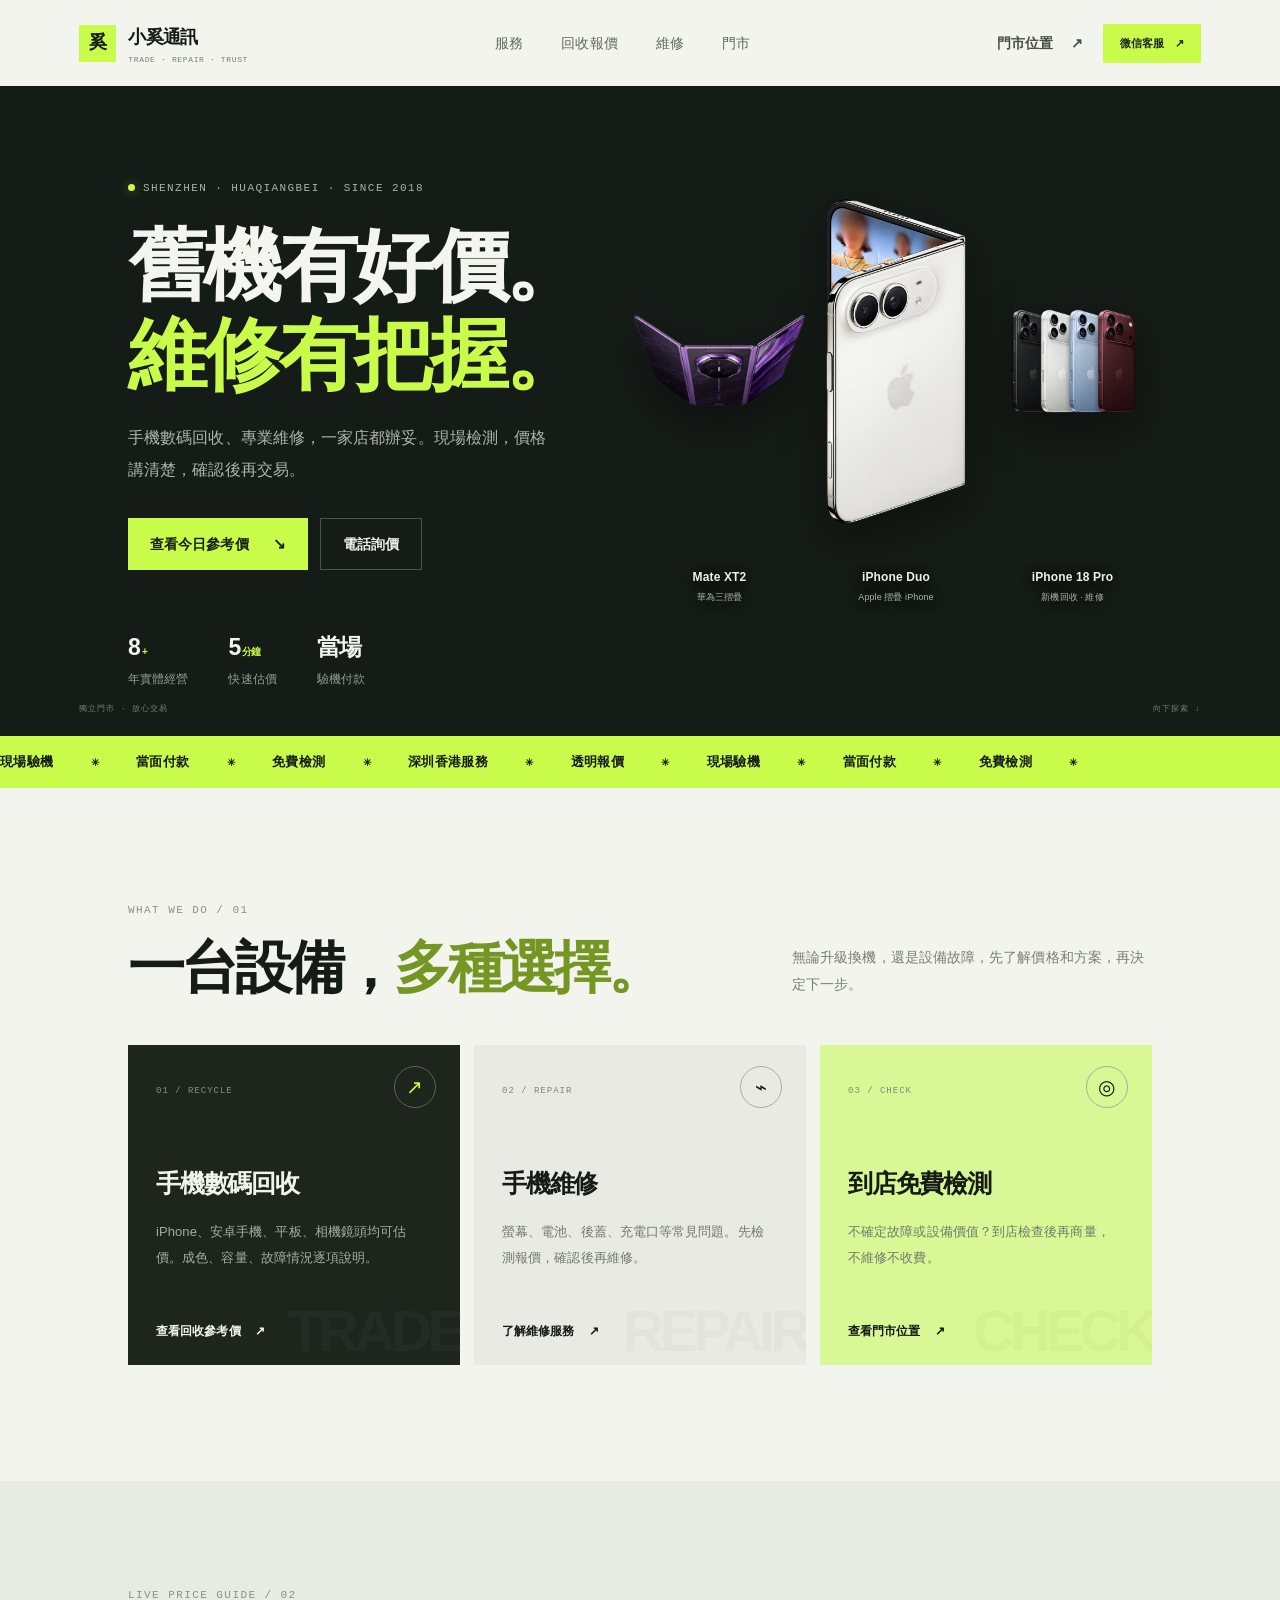
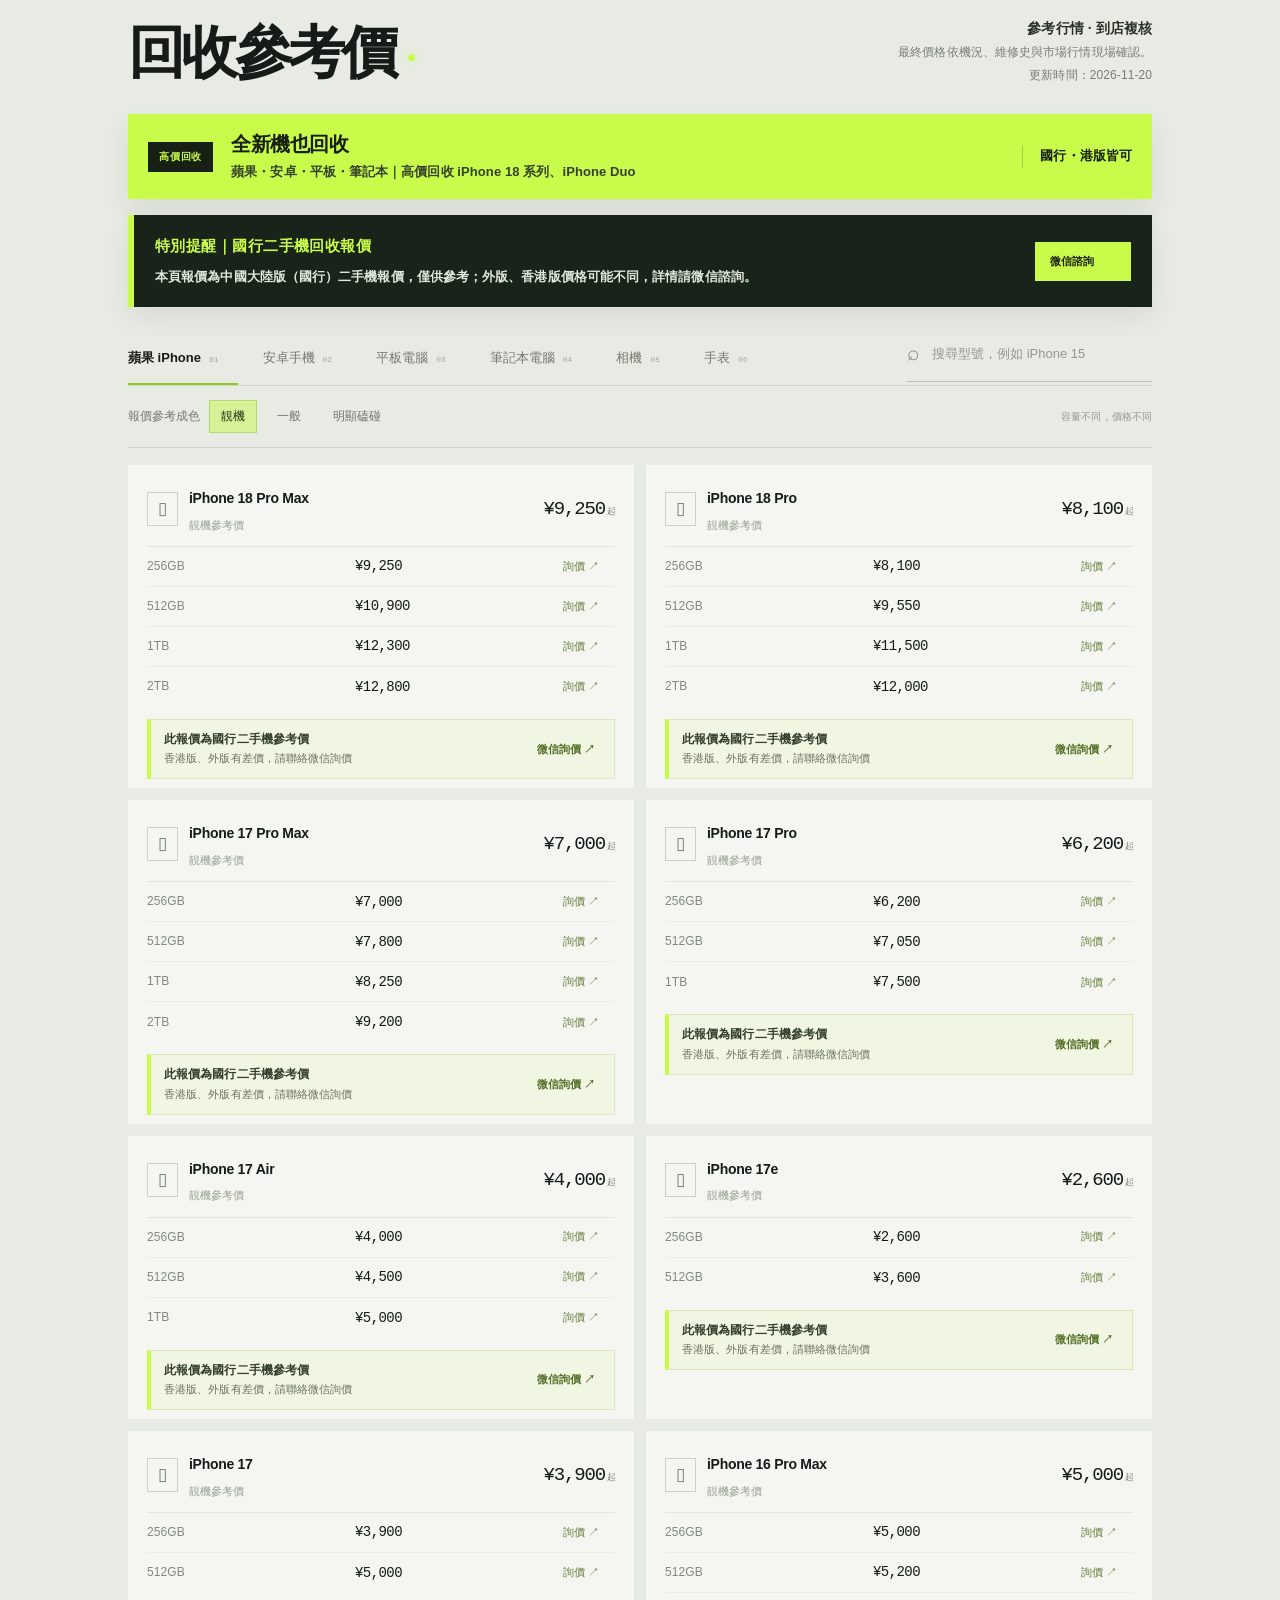
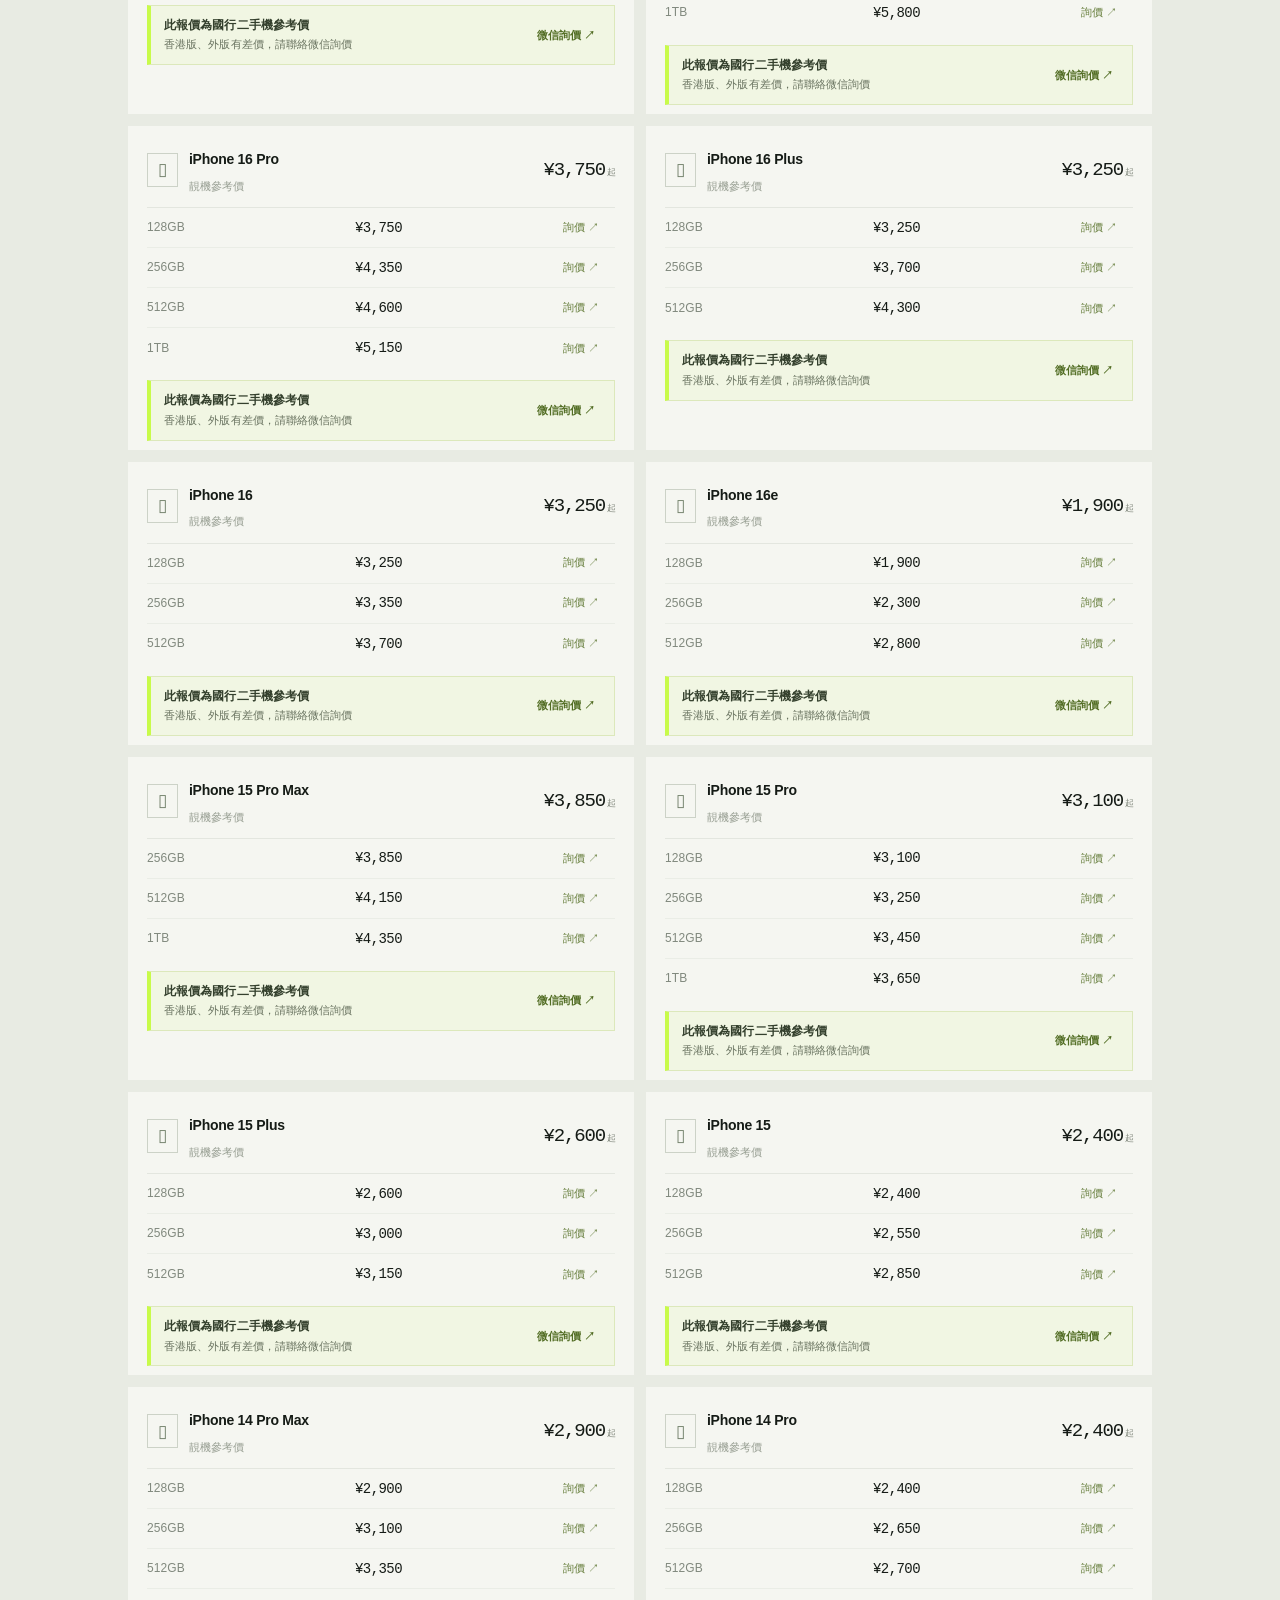
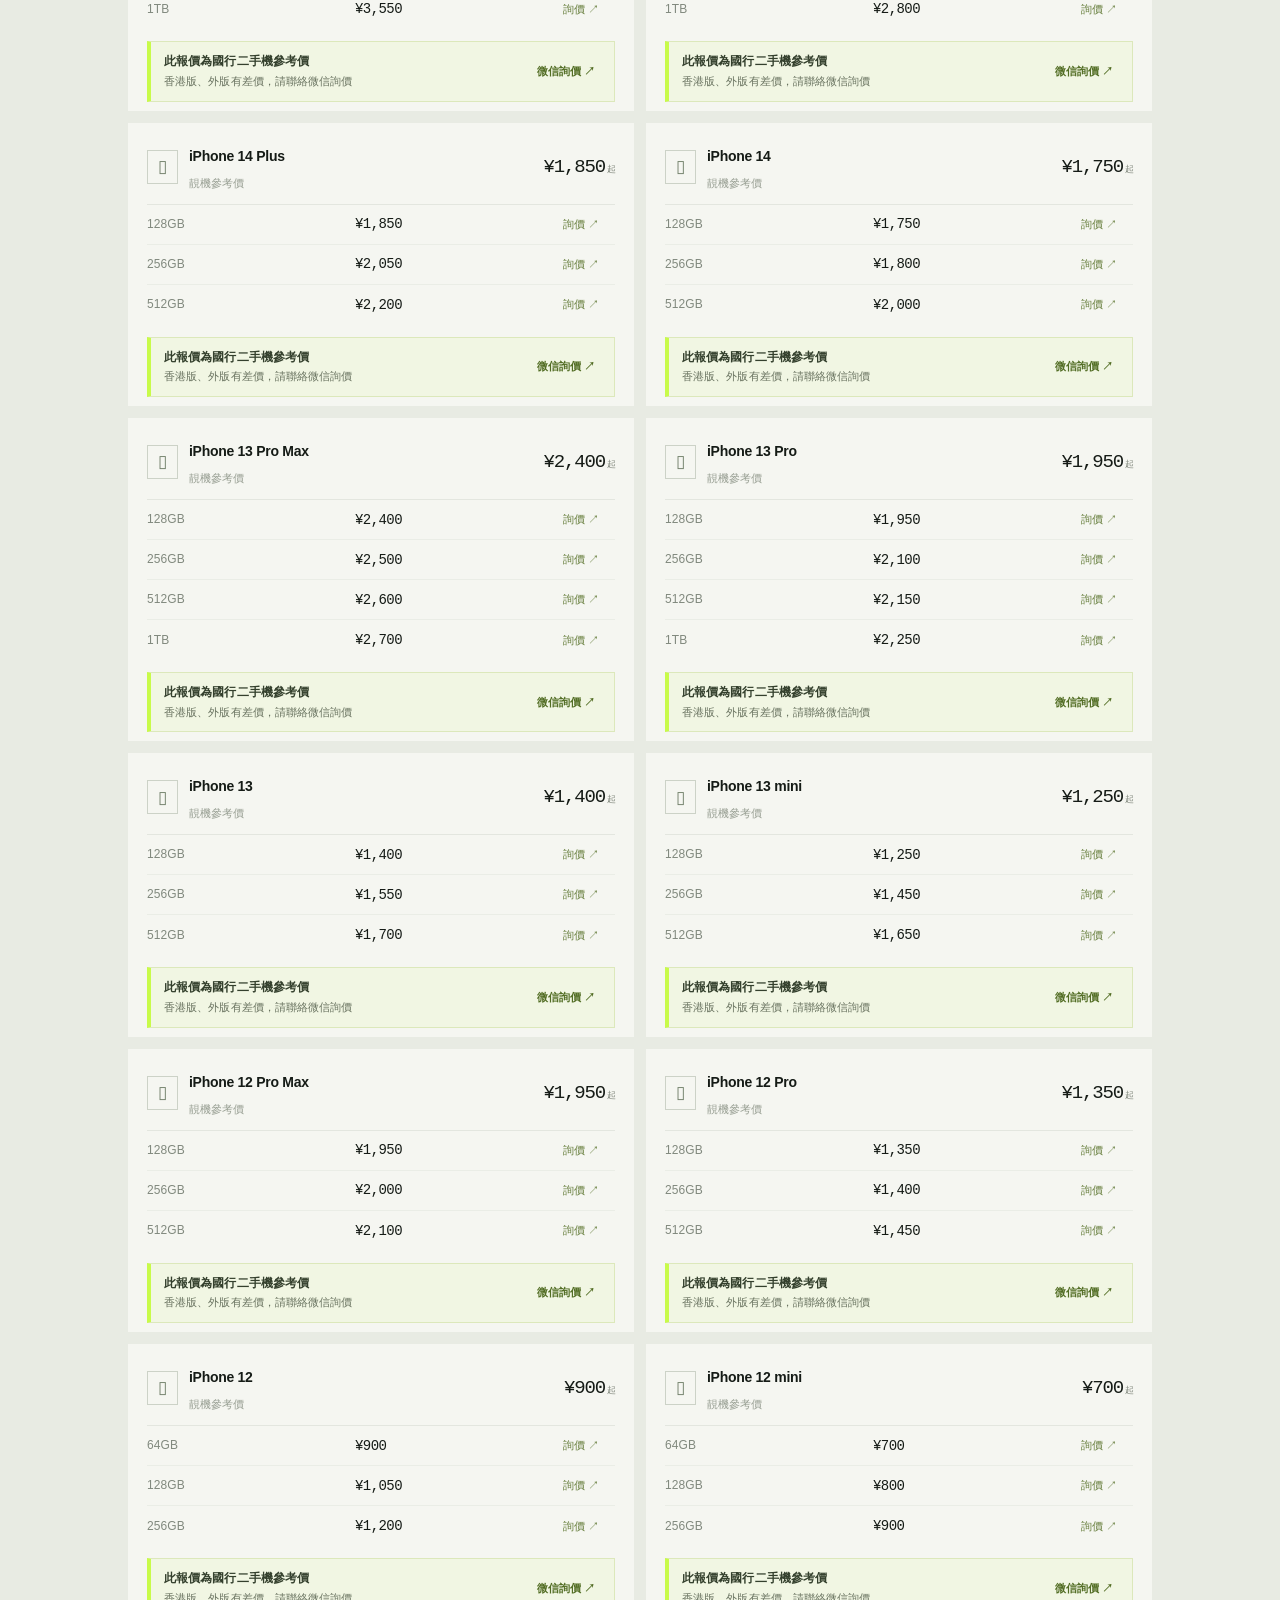
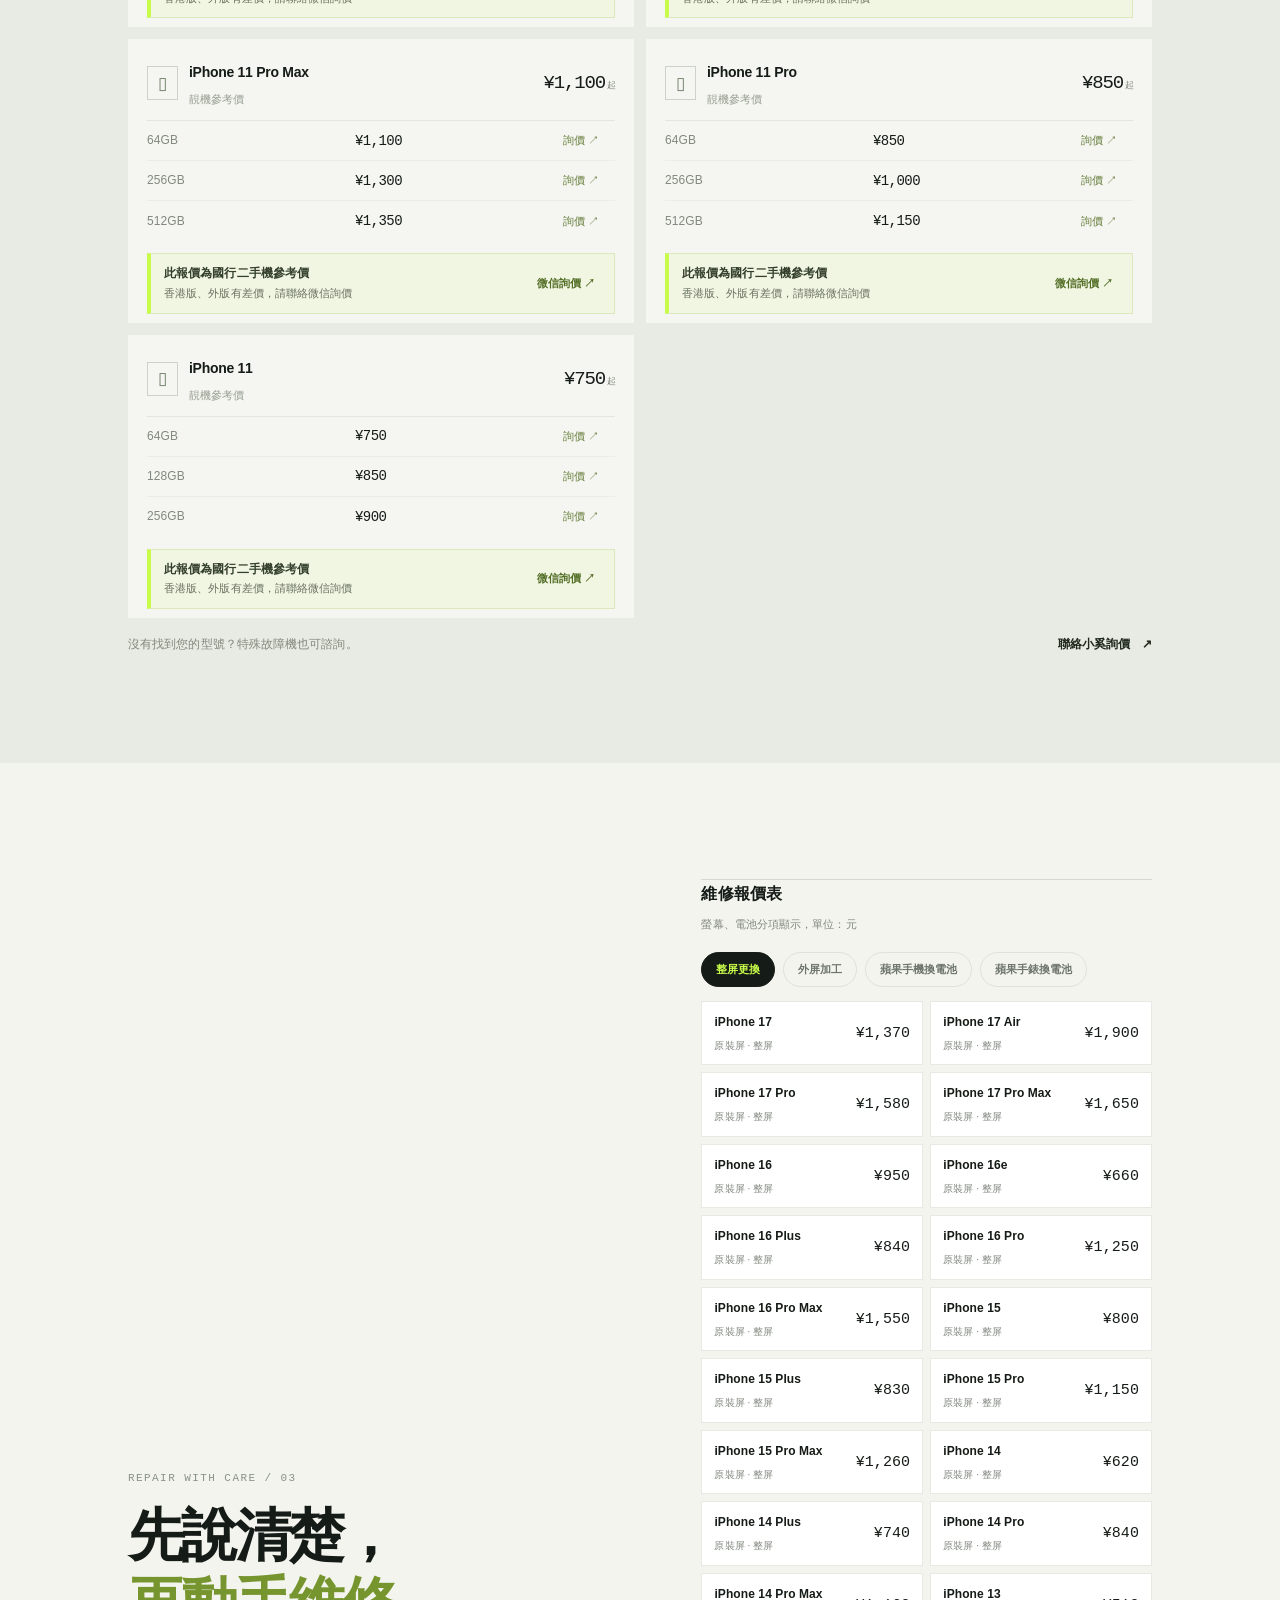
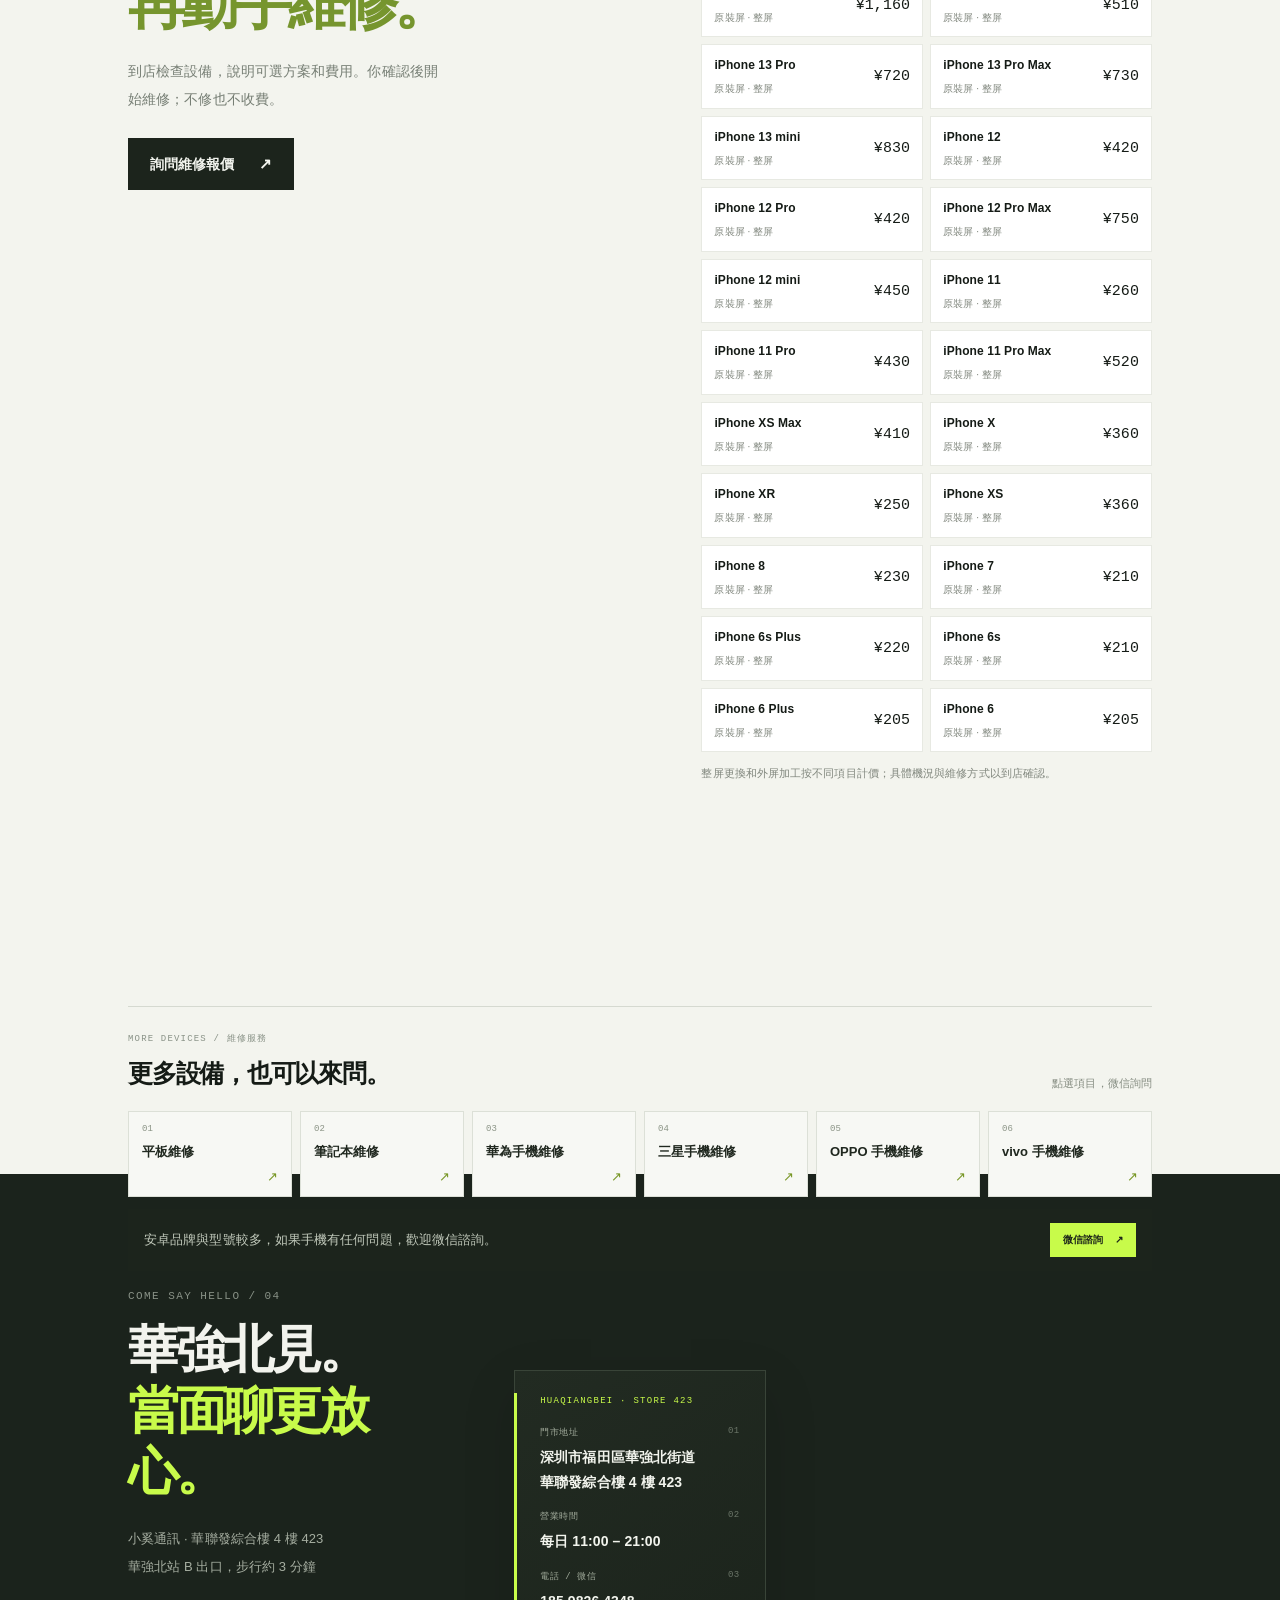
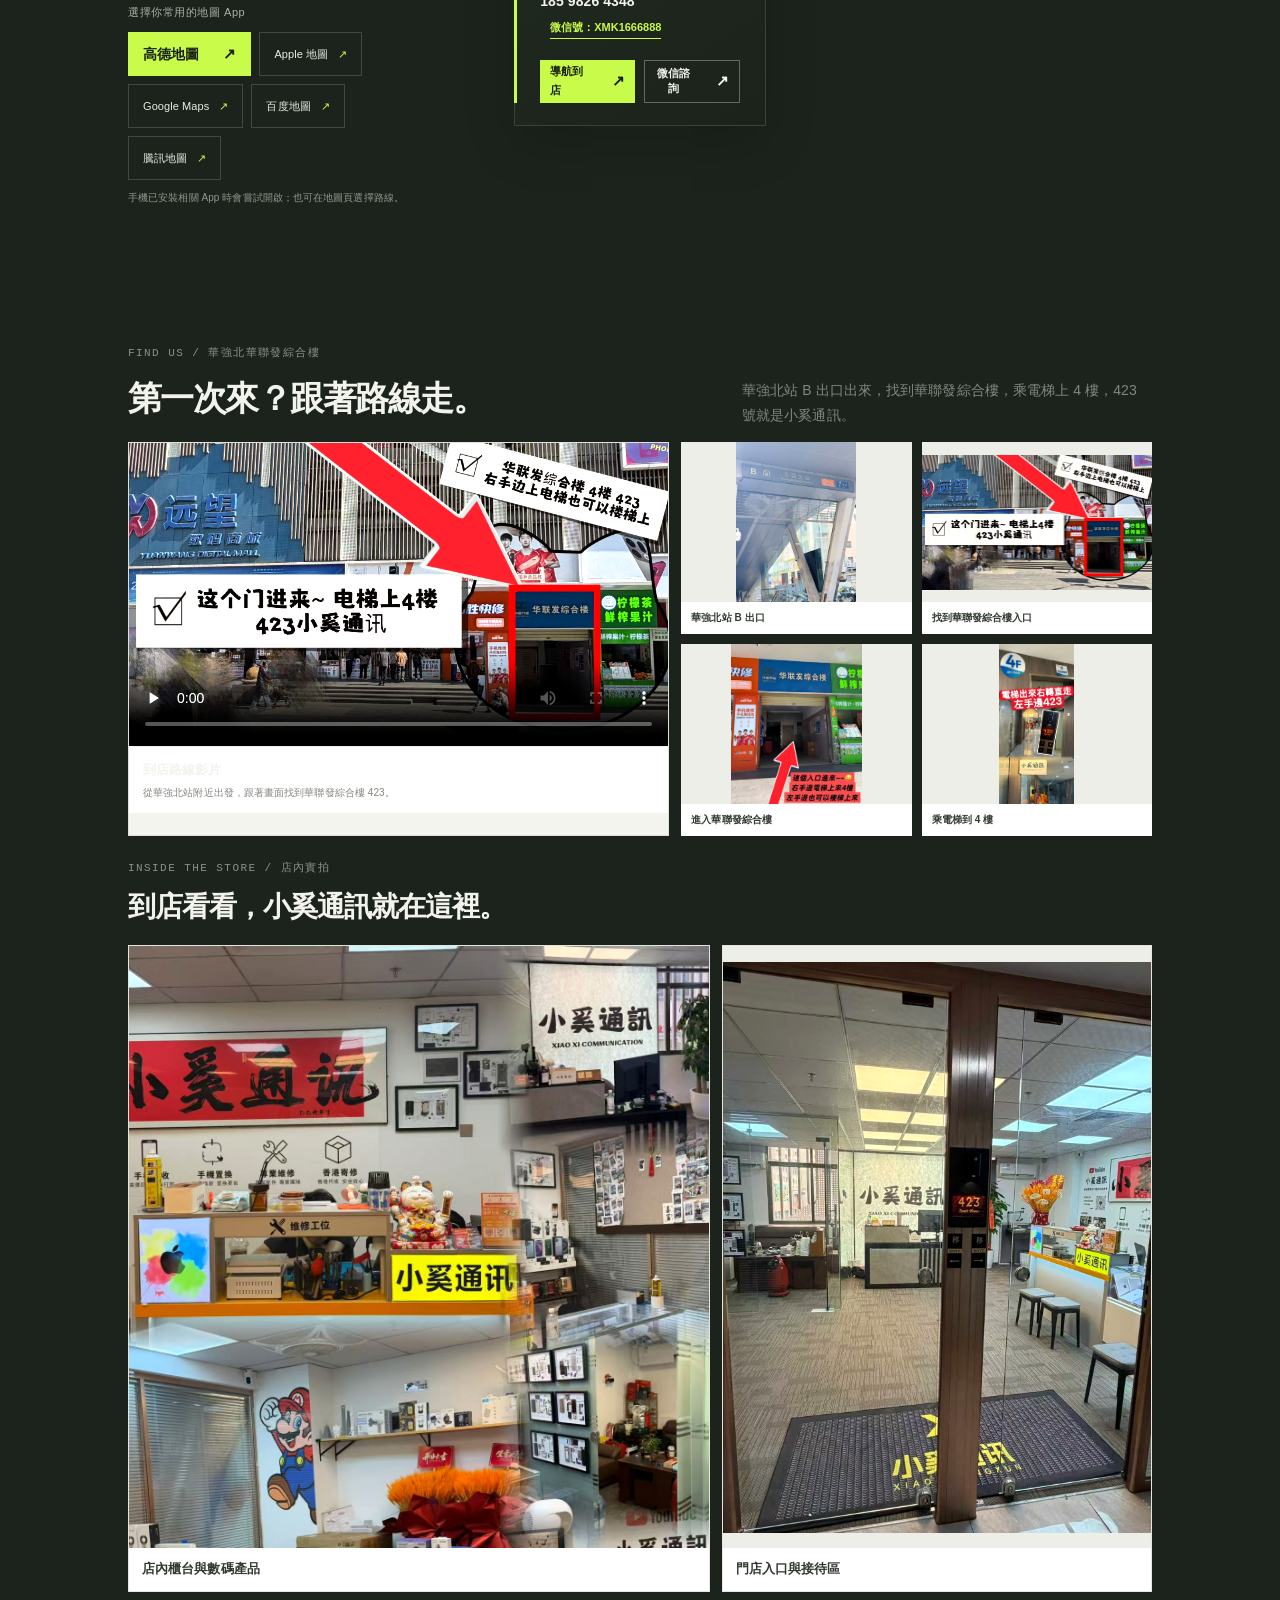
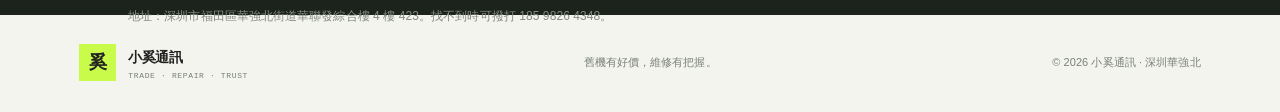
<file: site/index.html>
<!doctype html>
<html lang="zh-Hant">
<head>
  <meta charset="utf-8">
  <meta name="viewport" content="width=device-width, initial-scale=1">
  <meta name="theme-color" content="#101812">
  <meta name="description" content="小奚通讯（小奚通訊）位于深圳华强北，提供手机销售、手机及数码产品回收、手机维修。华联发综合楼4楼423，营业时间每日11:00–21:00。">
  <link rel="canonical" href="https://www.xmk888.cn/">
  <meta property="og:type" content="website">
  <meta property="og:site_name" content="小奚通訊">
  <meta property="og:title" content="小奚通讯｜深圳华强北手机销售、回收与维修">
  <meta property="og:description" content="小奚通讯（小奚通訊）位于深圳华强北，提供手机销售、数码产品回收与手机维修。地址：华联发综合楼4楼423。">
  <meta property="og:url" content="https://www.xmk888.cn/">
  <meta property="og:image" content="https://www.xmk888.cn/assets/visit/store-entrance.jpg">
  <meta name="twitter:card" content="summary_large_image">
  <title>小奚通讯｜深圳华强北手机销售、回收与维修</title>
  <script type="application/ld+json">{"@context":"https://schema.org","@type":"Store","@id":"https://www.xmk888.cn/#store","name":"小奚通讯","alternateName":"小奚通訊","description":"深圳华强北实体数码门店，提供手机销售、手机及数码产品回收、手机维修和到店检测。地址：华联发综合楼4楼423。","url":"https://www.xmk888.cn/","image":"https://www.xmk888.cn/assets/visit/store-entrance.jpg","telephone":"+86-185-9826-4348","address":{"@type":"PostalAddress","streetAddress":"华强北街道华联发综合楼4楼423","addressLocality":"深圳市","addressRegion":"广东省","addressCountry":"CN"},"geo":{"@type":"GeoCoordinates","latitude":22.545215,"longitude":114.087068},"hasMap":"https://surl.amap.com/SHStIy3aWa","sameAs":["https://surl.amap.com/SHStIy3aWa","https://maps.apple.com/place?address=%E4%B8%AD%E5%9B%BD%E5%B9%BF%E4%B8%9C%E7%9C%81%E6%B7%B1%E5%9C%B3%E5%B8%82%E7%A6%8F%E7%94%B0%E5%8C%BA%E5%8D%8E%E5%BC%BA%E5%8C%97%E8%A1%97%E9%81%93(%E5%8D%8E%E8%81%94%E5%8F%91%E7%BB%BC%E5%90%88%E6%A5%BC4%E6%A5%BC423%E5%B0%8F%E5%A5%9A%E9%80%9A%E8%AE%AF)&coordinate=22.545143,114.086961&name=%E5%B0%8F%E5%A5%9A%E9%80%9A%E8%AE%AF&place-id=H2710I3F98214C08DA4&map=explore","https://j.map.baidu.com/9f/bBOM","https://map.wap.qq.com/online/h5-poi-detail-out/index.html?uid=2926582030456499516&s=1&coord=114.087068%2C22.545215&centercoord=114.087068%2C22.545215&m=114.087068%2C22.545215&c=114.087068%2C22.545215&n=%E5%B0%8F%E5%A5%9A%E9%80%9A%E8%AE%AF&pt=0&a=%E5%B9%BF%E4%B8%9C%E7%9C%81%E6%B7%B1%E5%9C%B3%E5%B8%82%E7%A6%8F%E7%94%B0%E5%8C%BA%E5%8D%8E%E8%81%94%E5%8F%91%E7%BB%BC%E5%90%88%E6%A5%BC4%E6%A5%BC423&i=2926582030456499516&p=18598264348&fromSource=share&channelId=689181996-2926582030456499516-poi-copylink_h5","https://www.youtube.com/channel/UCPGCWEXi4ORh78VofMqh_JQ"],"openingHoursSpecification":{"@type":"OpeningHoursSpecification","dayOfWeek":["Monday","Tuesday","Wednesday","Thursday","Friday","Saturday","Sunday"],"opens":"11:00","closes":"21:00"},"areaServed":{"@type":"City","name":"深圳市"}}</script>
  <link rel="preload" as="image" href="assets/hero/iphone-18-pro-cutout.webp" fetchpriority="high">
  <link rel="stylesheet" href="style.css">
  <link rel="stylesheet" href="visit-gallery.css">
  <link rel="stylesheet" href="brand-refresh.css">
  <style>
    .maker-tabs{display:flex;flex-wrap:wrap;gap:8px;margin:10px 0 2px}.maker-tabs[hidden]{display:none}.maker-tab{border:1px solid #dfe2d9;background:transparent;color:#72796f;border-radius:999px;padding:8px 16px;font:600 11px 'Manrope','Noto Sans SC',sans-serif;cursor:pointer}.maker-tab:hover,.maker-tab.selected{background:#151b16;border-color:#151b16;color:#c8fb4a}
    .repair-menu{align-self:start}.repair-price-head{display:grid;gap:7px;margin-bottom:18px}.repair-price-head b{font-size:16px}.repair-price-head small,.repair-price-foot{font-size:11px;color:#81877e;line-height:1.7}.repair-price-tabs{display:flex;gap:8px;flex-wrap:wrap;margin-bottom:14px}.repair-price-tab{border:1px solid #dfe2d9;background:transparent;padding:9px 14px;border-radius:999px;font:600 11px 'Manrope','Noto Sans SC',sans-serif;color:#6e766c;cursor:pointer}.repair-price-tab.selected{background:#151b16;border-color:#151b16;color:#c8fb4a}.repair-price-grid{display:grid;grid-template-columns:repeat(2,minmax(0,1fr));gap:7px}.repair-price-item{display:flex;align-items:center;justify-content:space-between;gap:10px;background:#fff;padding:10px 12px;border:1px solid #e7e9e2}.repair-price-item div{display:grid;gap:4px}.repair-price-item b{font-size:12px}.repair-price-item small{font-size:10px;color:#81877e}.repair-price-item strong{font:500 15px var(--mono);white-space:nowrap}.repair-price-foot{margin:12px 0 0}@media(max-width:680px){.repair-price-grid{grid-template-columns:1fr}.repair-price-head b{font-size:14px}}
  </style>
  <style>.maker-tabs{display:flex;flex-wrap:wrap;gap:8px;margin:10px 0 2px}.maker-tabs[hidden]{display:none}.maker-tab{border:1px solid #dfe2d9;background:transparent;color:#72796f;border-radius:999px;padding:8px 16px;font:600 11px 'Manrope','Noto Sans TC',sans-serif;cursor:pointer}.maker-tab:hover,.maker-tab.selected{background:#151b16;border-color:#151b16;color:#c8fb4a}</style>
  <style>:root{--sans:'Manrope','Noto Sans TC',sans-serif}body,.brand-mark,.tab,.search input,.condition,.maker-tab,.repair-price-tab{font-family:'Manrope','Noto Sans TC',sans-serif}</style>
</head>
<body>
  <header class="topbar">
    <a class="brand" href="#home" aria-label="小奚通訊首頁"><span class="brand-mark">奚</span><span>小奚通訊<small>TRADE · REPAIR · TRUST</small></span></a>
    <nav><a href="#services">服務</a><a href="#prices">回收報價</a><a href="#repair">維修</a><a href="#visit">門市</a></nav>
    <div class="topbar-actions"><a class="nav-call" href="#visit">門市位置 <span>↗</span></a><button class="nav-wechat wechat-open" type="button">微信客服 <span>↗</span></button></div>
  </header>

  <main id="home">
    <section class="hero">
      <div class="hero-copy">
        <div class="eyebrow"><i></i> SHENZHEN · HUAQIANGBEI · SINCE 2018</div>
        <h1>舊機有好價。<br><em>維修有把握。</em></h1>
        <p>手機數碼回收、專業維修，一家店都辦妥。現場檢測，價格講清楚，確認後再交易。</p>
        <div class="hero-actions"><a class="button button-lime" href="#prices">查看今日參考價 <span>↘</span></a><a class="button button-outline" href="tel:18598264348">電話詢價</a></div>
        <div class="hero-proof"><span><b>8<span>+</span></b>年實體經營</span><span><b>5<span>分鐘</span></b>快速估價</span><span><b>當場</b>驗機付款</span></div>
      </div>
      <div class="hero-art" aria-label="iPhone 18 Pro、華為 Mate XT2 與 iPhone Duo 產品展示">
        <div class="product-glow"></div>
        <div class="hero-device-lineup">
          <figure class="hero-device hero-device-huawei"><div class="hero-device-image"><img src="assets/hero/huawei-mate-xt2-cutout.webp" alt="華為 Mate XT2 非凡大師官方產品圖" width="1000" height="563" loading="eager" fetchpriority="low"></div><figcaption><strong>Mate XT2</strong><span>華為三摺疊</span></figcaption></figure>
          <figure class="hero-device hero-device-iphone"><div class="hero-device-image"><img src="assets/hero/iphone-18-pro-cutout.webp" alt="iPhone 18 Pro 官方產品圖，展示勃艮第紅與冰川藍" width="1000" height="714" loading="eager" fetchpriority="high"></div><figcaption><strong>iPhone 18 Pro</strong><span>新機回收 · 維修</span></figcaption></figure>
          <figure class="hero-device hero-device-duo"><div class="hero-device-image"><img src="assets/hero/iphone-duo-cutout.webp" alt="Apple iPhone Duo 官方摺疊機產品圖" width="514" height="1200" loading="eager" fetchpriority="low"></div><figcaption><strong>iPhone Duo</strong><span>Apple 摺疊 iPhone</span></figcaption></figure>
        </div>
      </div>
      <div class="hero-foot"><span>獨立門市 · 放心交易</span><span>向下探索 ↓</span></div>
    </section>

    <section class="ticker" aria-label="服務承諾"><div>現場驗機 <b>✳</b> 當面付款 <b>✳</b> 免費檢測 <b>✳</b> 深圳香港服務 <b>✳</b> 透明報價 <b>✳</b> 現場驗機 <b>✳</b> 當面付款 <b>✳</b> 免費檢測 <b>✳</b></div></section>

    <section class="section services" id="services">
      <div class="section-head"><div><div class="eyebrow">WHAT WE DO / 01</div><h2>一台設備，<em>多種選擇。</em></h2></div><p>無論升級換機，還是設備故障，先了解價格和方案，再決定下一步。</p></div>
      <div class="service-grid">
        <article class="service-card service-dark"><span class="card-no">01 / RECYCLE</span><div class="service-icon">↗</div><h3>手機數碼回收</h3><p>iPhone、安卓手機、平板、相機鏡頭均可估價。成色、容量、故障情況逐項說明。</p><a href="#prices">查看回收參考價 <b>↗</b></a><div class="card-ghost">TRADE</div></article>
        <article class="service-card"><span class="card-no">02 / REPAIR</span><div class="service-icon">⌁</div><h3>手機維修</h3><p>螢幕、電池、後蓋、充電口等常見問題。先檢測報價，確認後再維修。</p><a href="#repair">了解維修服務 <b>↗</b></a><div class="card-ghost">REPAIR</div></article>
        <article class="service-card service-lime"><span class="card-no">03 / CHECK</span><div class="service-icon">◎</div><h3>到店免費檢測</h3><p>不確定故障或設備價值？到店檢查後再商量，不維修不收費。</p><a href="#visit">查看門市位置 <b>↗</b></a><div class="card-ghost">CHECK</div></article>
      </div>
    </section>

    <section class="price-section" id="prices">
      <div class="section price-inner">
        <div class="section-head"><div><div class="eyebrow">LIVE PRICE GUIDE / 02</div><h2>回收參考價<span class="live-dot"></span></h2></div><div class="price-note"><b>參考行情 · 到店複核</b><br>最終價格依機況、維修史與市場行情現場確認。<br>更新時間：<span id="updatedAt">—</span></div></div>
        <div class="recycle-promo"><div class="recycle-promo-mark">高價回收</div><div class="recycle-promo-copy"><strong>全新機也回收</strong><p>蘋果・安卓・平板・筆記本｜高價回收 iPhone 18 系列、iPhone Duo</p></div><span class="recycle-promo-versions">國行・港版皆可</span></div>
        <div class="price-region-note"><div><strong>特別提醒｜國行二手機回收報價</strong><p>本頁報價為中國大陸版（國行）二手機報價，僅供參考；外版、香港版價格可能不同，詳情請微信諮詢。</p></div><button class="wechat-open" type="button">微信諮詢 <span>↗</span></button></div>
        <div class="price-tools"><div class="tabs" id="brandTabs"></div><div class="maker-tabs" id="androidBrands" hidden aria-label="安卓品牌"></div><label class="search"><span>⌕</span><input id="searchInput" type="search" placeholder="搜尋型號，例如 iPhone 15" autocomplete="off"></label></div>
        <div class="condition-row"><span>報價參考成色</span><button class="condition active" data-condition="good">靚機</button><button class="condition" data-condition="fair">一般</button><button class="condition" data-condition="rough">明顯磕碰</button><span class="condition-hint">容量不同，價格不同</span></div>
        <div class="price-list" id="priceList"></div>
        <div class="price-footer"><span>沒有找到您的型號？特殊故障機也可諮詢。</span><a href="tel:18598264348">聯絡小奚詢價 <b>↗</b></a></div>
      </div>
    </section>

    <section class="repair section" id="repair">
      <div class="repair-copy"><div class="eyebrow">REPAIR WITH CARE / 03</div><h2>先說清楚，<br><em>再動手維修。</em></h2><p>到店檢查設備，說明可選方案和費用。你確認後開始維修；不修也不收費。</p><a class="button button-dark" href="tel:18598264348">詢問維修報價 <span>↗</span></a></div>
      <div class="repair-menu"><div class="repair-price-head"><b>維修報價表</b><small>螢幕、電池分項顯示，單位：元</small></div><div class="repair-price-tabs" id="repairPriceTabs"></div><div class="repair-price-grid" id="repairPriceList"></div><p class="repair-price-foot">整屏更換和外屏加工按不同項目計價；具體機況與維修方式以到店確認。</p></div>
      <div class="repair-extra">
        <div class="repair-extra-heading"><div><div class="eyebrow">MORE DEVICES / 維修服務</div><h3>更多設備，也可以來問。</h3></div><span>點選項目，微信詢問</span></div>
        <div class="repair-device-grid">
          <button class="repair-device wechat-open" type="button"><span>01</span><b>平板維修</b><i>↗</i></button>
          <button class="repair-device wechat-open" type="button"><span>02</span><b>筆記本維修</b><i>↗</i></button>
          <button class="repair-device wechat-open" type="button"><span>03</span><b>華為手機維修</b><i>↗</i></button>
          <button class="repair-device wechat-open" type="button"><span>04</span><b>三星手機維修</b><i>↗</i></button>
          <button class="repair-device wechat-open" type="button"><span>05</span><b>OPPO 手機維修</b><i>↗</i></button>
          <button class="repair-device wechat-open" type="button"><span>06</span><b>vivo 手機維修</b><i>↗</i></button>
        </div>
        <div class="repair-wechat-note"><p>安卓品牌與型號較多，如果手機有任何問題，歡迎微信諮詢。</p><button class="repair-wechat-button wechat-open" type="button">微信諮詢 <span>↗</span></button></div>
      </div>
    </section>

    <section class="visit-section" id="visit"><div class="section visit-grid"><div><div class="eyebrow">COME SAY HELLO / 04</div><h2>華強北見。<br><em>當面聊更放心。</em></h2><p>小奚通訊 · 華聯發綜合樓 4 樓 423<br>華強北站 B 出口，步行約 3 分鐘</p><div class="map-navigation"><div class="map-navigation-title">選擇你常用的地圖 App</div><div class="map-navigation-links">
            <a class="button button-lime" href="https://surl.amap.com/SHStIy3aWa" target="_blank" rel="noopener">高德地圖 <span>↗</span></a>
            <a class="map-navigation-link" href="https://maps.apple.com/place?address=%E4%B8%AD%E5%9B%BD%E5%B9%BF%E4%B8%9C%E7%9C%81%E6%B7%B1%E5%9C%B3%E5%B8%82%E7%A6%8F%E7%94%B0%E5%8C%BA%E5%8D%8E%E5%BC%BA%E5%8C%97%E8%A1%97%E9%81%93(%E5%8D%8E%E8%81%94%E5%8F%91%E7%BB%BC%E5%90%88%E6%A5%BC4%E6%A5%BC423%E5%B0%8F%E5%A5%9A%E9%80%9A%E8%AE%AF)&amp;coordinate=22.545143,114.086961&amp;name=%E5%B0%8F%E5%A5%9A%E9%80%9A%E8%AE%AF&amp;place-id=H2710I3F98214C08DA4&amp;map=explore" target="_blank" rel="noopener">Apple 地圖 <span>↗</span></a>
            <a class="map-navigation-link" href="https://www.google.com/maps/dir/?api=1&destination=深圳市福田區華強北街道華聯發綜合樓4樓423&travelmode=walking" target="_blank" rel="noopener">Google Maps <span>↗</span></a>
            <a class="map-navigation-link" href="https://j.map.baidu.com/9f/bBOM" target="_blank" rel="noopener">百度地圖 <span>↗</span></a>
            <a class="map-navigation-link" href="https://map.wap.qq.com/online/h5-poi-detail-out/index.html?uid=2926582030456499516&amp;s=1&amp;coord=114.087068%2C22.545215&amp;centercoord=114.087068%2C22.545215&amp;m=114.087068%2C22.545215&amp;c=114.087068%2C22.545215&amp;n=%E5%B0%8F%E5%A5%9A%E9%80%9A%E8%AE%AF&amp;pt=0&amp;a=%E5%B9%BF%E4%B8%9C%E7%9C%81%E6%B7%B1%E5%9C%B3%E5%B8%82%E7%A6%8F%E7%94%B0%E5%8C%BA%E5%8D%8E%E8%81%94%E5%8F%91%E7%BB%BC%E5%90%88%E6%A5%BC4%E6%A5%BC423&amp;i=2926582030456499516&amp;p=18598264348&amp;fromSource=share&amp;channelId=689181996-2926582030456499516-poi-copylink_h5" target="_blank" rel="noopener">騰訊地圖 <span>↗</span></a>
          </div><small>手機已安裝相關 App 時會嘗試開啟；也可在地圖頁選擇路線。</small></div></div><div class="visit-details"><div class="visit-card-kicker">HUAQIANGBEI · STORE 423</div><div class="detail-label">門市地址 <span>01</span></div><b>深圳市福田區華強北街道<br>華聯發綜合樓 4 樓 423</b><div class="detail-label">營業時間 <span>02</span></div><b>每日 11:00 – 21:00</b><div class="detail-label">電話 / 微信 <span>03</span></div><b><a href="tel:18598264348">185 9826 4348</a><small>微信號：XMK1666888</small></b><div class="visit-card-actions"><a class="button button-lime" href="https://surl.amap.com/SHStIy3aWa" target="_blank" rel="noopener">導航到店 <span>↗</span></a><button class="button visit-wechat wechat-open" type="button">微信諮詢 <span>↗</span></button></div></div><div class="visit-gallery" aria-label="門市實拍與到店路線">
        <div class="visit-gallery-head"><div><div class="eyebrow">FIND US / 華強北華聯發綜合樓</div><h3>第一次來？跟著路線走。</h3></div><p>華強北站 B 出口出來，找到華聯發綜合樓，乘電梯上 4 樓，423 號就是小奚通訊。</p></div>
        <div class="visit-gallery-body">
          <figure class="visit-route-video"><video controls playsinline preload="none" poster="assets/visit/route-building.jpg" aria-label="從華強北站到小奚通訊的到店路線影片"><source src="assets/visit/store-route.mp4" type="video/mp4">你的瀏覽器暫不支援播放影片。</video><figcaption class="visit-media-caption">到店路線影片<small>從華強北站附近出發，跟著畫面找到華聯發綜合樓 423。</small></figcaption></figure>
          <div class="visit-photo-grid">
            <figure class="visit-photo"><div class="visit-photo-media"><img src="assets/visit/metro-exit-b.jpg" alt="深圳華強北站 B 出口" loading="lazy"></div><figcaption>華強北站 B 出口</figcaption></figure>
            <figure class="visit-photo"><div class="visit-photo-media"><img src="assets/visit/route-building.jpg" alt="華聯發綜合樓入口路線指引" loading="lazy"></div><figcaption>找到華聯發綜合樓入口</figcaption></figure>
            <figure class="visit-photo"><div class="visit-photo-media"><img src="assets/visit/building-entrance.jpg" alt="華聯發綜合樓門口" loading="lazy"></div><figcaption>進入華聯發綜合樓</figcaption></figure>
            <figure class="visit-photo"><div class="visit-photo-media"><img src="assets/visit/floor-4.jpg" alt="綜合樓 4 樓指引" loading="lazy"></div><figcaption>乘電梯到 4 樓</figcaption></figure>
          </div>
        </div>
        <div class="visit-store-head"><div class="eyebrow">INSIDE THE STORE / 店內實拍</div><h3>到店看看，小奚通訊就在這裡。</h3></div>
        <div class="visit-store-strip">
          <figure class="visit-store-photo"><div class="visit-store-media"><img src="assets/visit/store-interior.jpg" alt="小奚通訊店內全景與展示櫃" loading="lazy"></div><figcaption>店內櫃台與數碼產品</figcaption></figure>
          <figure class="visit-store-photo"><div class="visit-store-media"><img src="assets/visit/store-entrance.jpg" alt="小奚通訊門店 423 入口與店內環境" loading="lazy"></div><figcaption>門店入口與接待區</figcaption></figure>
        </div>
        <p class="visit-gallery-tip">地址：深圳市福田區華強北街道華聯發綜合樓 4 樓 423。找不到時可撥打 185 9826 4348。</p>
      </div></div></section>
  </main>
  <footer><a class="brand" href="#home"><span class="brand-mark">奚</span><span>小奚通訊<small>TRADE · REPAIR · TRUST</small></span></a><span>舊機有好價，維修有把握。</span><span>© 2026 小奚通訊 · 深圳華強北</span></footer>
  <div class="mobile-bar"><a href="tel:18598264348">☎ 致電</a><a href="#visit">⌖ 地圖導航</a><button class="wechat-open" type="button">微信客服 ↗</button></div>
  <dialog class="wechat-dialog" id="wechatDialog" aria-labelledby="wechatTitle">
    <button class="wechat-close" type="button" aria-label="關閉">×</button>
    <div class="wechat-dialog-copy"><span class="eyebrow">WECHAT SUPPORT</span><h2 id="wechatTitle">微信客服</h2><p>小奚通訊（客服 5 號）· 廣東深圳</p><small>使用微信掃描二維碼添加好友</small></div>
    <img src="[data-uri]" alt="小奚通訊客服 5 號微信二維碼" width="1030" height="1376">
  </dialog>
  <script src="wechat-modal.js" defer></script>
  <script src="prices.js" defer></script><script src="app.js" defer></script>
</body>
</html>
</file>
<file: site/style.css>
:root{--ink:#151b16;--paper:#f3f4ee;--lime:#c8fb4a;--muted:#81877e;--line:#dfe2d9;--mono:'DM Mono',monospace;--sans:'Manrope','Noto Sans SC',sans-serif}*{box-sizing:border-box}html{scroll-behavior:smooth}body{margin:0;background:var(--paper);color:var(--ink);font-family:var(--sans);font-size:15px;-webkit-font-smoothing:antialiased}a{color:inherit;text-decoration:none}.topbar{height:82px;padding:0 6.2%;display:flex;align-items:center;justify-content:space-between;background:var(--paper);position:relative;z-index:5}.brand{display:flex;align-items:center;gap:11px;font-size:17px;font-weight:900;letter-spacing:-.04em}.brand-mark{width:37px;height:37px;background:var(--lime);display:grid;place-items:center;font-family:'Noto Sans SC',sans-serif;font-size:18px}.brand small{display:block;font:8px var(--mono);letter-spacing:.08em;color:#777f72;margin-top:2px}.topbar nav{display:flex;gap:36px;font-size:12px;color:#626960}.topbar nav a:hover{color:#111}.nav-call{font-size:12px;font-weight:700;border-bottom:1px solid #aeb2a8;padding:0 0 8px}.nav-call span{margin-left:14px}.hero{min-height:618px;padding:70px 10% 26px;background:var(--ink);color:#f4f5ef;display:grid;grid-template-columns:1fr 1fr;position:relative;overflow:hidden}.hero-copy{max-width:545px;align-self:center;z-index:1}.eyebrow{font:10px var(--mono);letter-spacing:.13em;color:#899287;display:flex;align-items:center;gap:8px}.hero .eyebrow{color:#aab3a5}.hero .eyebrow i,.live-dot{width:7px;height:7px;background:var(--lime);border-radius:50%;display:inline-block;box-shadow:0 0 12px #c8fb4a77}.hero h1{font-size:clamp(48px,6vw,81px);line-height:1.18;letter-spacing:-.065em;margin:28px 0 22px;font-weight:800}.hero h1 em,.section h2 em,.repair h2 em,.visit-grid h2 em{font-style:normal;color:var(--lime)}.hero-copy>p{font-size:14px;line-height:2;color:#aeb5aa;max-width:400px}.hero-actions{display:flex;gap:12px;margin-top:31px}.button{min-height:48px;padding:0 19px;display:inline-flex;align-items:center;justify-content:center;gap:24px;font-size:12px;font-weight:700}.button-lime{background:var(--lime);color:#172013}.button-lime:hover{background:#d9ff7c}.button-outline{border:1px solid #4c554b;color:#ebeee8}.button span{font-size:15px}.hero-proof{display:flex;gap:36px;margin-top:57px}.hero-proof>span{font-size:10px;color:#949c91;line-height:1.8}.hero-proof b{display:block;color:#f2f4ed;font-size:20px;font-weight:700;letter-spacing:-.04em}.hero-proof b span{font-size:10px;color:var(--lime);margin-left:2px}.hero-art{height:455px;position:relative;display:grid;place-items:center}.orbit{position:absolute;border:1px solid #ffffff16;border-radius:50%;width:420px;height:420px}.orbit-two{width:335px;height:335px;border-style:dashed;border-color:#ffffff21}.phone{width:178px;height:350px;border-radius:29px;position:absolute;box-shadow:0 24px 70px #0008}.phone-back{background:linear-gradient(145deg,#d8ded5,#9fa99e);border:5px solid #b4bcb1;transform:rotate(-13deg) translate(-50px,4px)}.camera{position:absolute;width:79px;height:81px;top:13px;left:13px;border:1px solid #737e735c;border-radius:22px;padding:10px;display:grid;grid-template-columns:1fr 1fr;gap:5px}.camera i{display:block;border-radius:50%;background:#28302e;border:4px solid #7d8b80}.camera i:last-child{grid-column:2}.apple{position:absolute;top:49%;left:47%;font-size:29px;color:#69756a}.phone-front{background:linear-gradient(150deg,#222b23,#58684e 55%,#bcc98b);border:5px solid #75806e;transform:rotate(12deg) translate(50px,7px);overflow:hidden}.screen-glow{position:absolute;inset:48px 0 0;background:radial-gradient(ellipse at 58% 38%,#d8ff7b88,transparent 48%),linear-gradient(155deg,transparent 15%,#d3f87136 52%,transparent 74%)}.screen-island{position:absolute;z-index:2;top:12px;left:62px;width:48px;height:14px;background:#131713;border-radius:10px}.screen-text{position:absolute;z-index:1;top:92px;left:22px;font-size:42px;line-height:1.27;font-weight:600;letter-spacing:-.08em;color:#e7f4cf}.screen-text b{font-size:55px;color:var(--lime)}.screen-label{position:absolute;bottom:22px;left:22px;color:#e1e7d4;font:8px var(--mono);letter-spacing:.14em}.float-tag{position:absolute;z-index:2;right:3%;top:76px;background:#e4eccf;color:#182018;padding:14px 18px;font-size:12px;line-height:1.7;box-shadow:0 12px 30px #0003;transform:rotate(3deg)}.float-tag>span{color:#5b8f17;font-size:16px;margin-right:6px}.float-tag small{font-size:9px;color:#70786a}.art-caption{position:absolute;bottom:4px;right:5%;font:9px var(--mono);letter-spacing:.08em;color:#848e81}.hero-foot{position:absolute;bottom:22px;left:6.2%;right:6.2%;display:flex;justify-content:space-between;color:#758073;font:8px var(--mono);letter-spacing:.12em}.ticker{height:49px;overflow:hidden;background:var(--lime);display:flex;align-items:center;white-space:nowrap}.ticker div{min-width:max-content;font-size:11px;font-weight:800;letter-spacing:.03em;word-spacing:3px;animation:marquee 32s linear infinite}.ticker b{margin:0 30px;font-size:10px}@keyframes marquee{to{transform:translateX(-38%)}}.section{padding:108px 10%}.section-head{display:flex;align-items:end;justify-content:space-between;gap:40px;margin-bottom:44px}.section h2,.repair h2,.visit-grid h2{font-size:clamp(36px,4.5vw,57px);line-height:1.2;letter-spacing:-.065em;margin:17px 0 0}.section h2 em,.visit-grid h2 em{color:#749623}.section-head>p{max-width:330px;color:#777f75;font-size:12px;line-height:1.9;margin:0 0 4px}.service-grid{display:grid;grid-template-columns:repeat(3,1fr);gap:12px}.service-card{min-height:302px;padding:25px 25px 23px;background:#e8eae3;position:relative;overflow:hidden}.service-dark{background:#1d251d;color:#f2f3ed}.service-lime{background:#d8f795}.card-no{font:9px var(--mono);letter-spacing:.11em;color:#81887e}.service-dark .card-no{color:#899284}.service-icon{position:absolute;right:24px;top:21px;width:42px;height:42px;border:1px solid #a8afa2;border-radius:50%;display:grid;place-items:center;font-size:20px}.service-dark .service-icon{border-color:#596458;color:var(--lime)}.service-card h3{font-size:23px;letter-spacing:-.05em;margin:59px 0 10px}.service-card p{font-size:11px;line-height:1.9;color:#72796f;max-width:245px;min-height:61px}.service-dark p{color:#a6aea1}.service-card>a{position:absolute;left:25px;bottom:23px;font-size:10px;font-weight:700}.service-card>a b{margin-left:11px}.card-ghost{position:absolute;right:-1px;bottom:-16px;font-weight:900;font-size:57px;letter-spacing:-.08em;color:#151b1607;pointer-events:none}.service-dark .card-ghost{color:#ffffff08}.price-section{background:#e8ebe3}.price-inner{padding-top:100px;padding-bottom:100px}.price-inner .section-head{margin-bottom:31px}.live-dot{margin-left:14px;vertical-align:middle}.price-note{text-align:right;color:#777f75;font-size:10px;line-height:1.9}.price-note b{font-size:12px;color:#293127}.price-tools{display:flex;align-items:center;justify-content:space-between;border-bottom:1px solid #cfd4c8}.tabs{display:flex;gap:0}.tab{background:none;border:0;padding:15px 19px 14px 0;margin-right:25px;font:11px var(--sans);color:#737a70;cursor:pointer;border-bottom:2px solid transparent}.tab span{font:8px var(--mono);color:#a2a99f;margin-left:8px}.tab.selected{color:#151b16;font-weight:800;border-color:#90c820}.search{width:225px;display:flex;align-items:center;gap:10px;border-bottom:1px solid #b9c0b4;padding:0 0 9px;color:#838a80}.search>span{font-size:21px}.search input{border:0;outline:0;background:transparent;width:100%;font:11px var(--sans);color:#222}.search input::placeholder{color:#92998e}.condition-row{height:57px;display:flex;align-items:center;gap:8px;color:#737a70;font-size:10px;border-bottom:1px solid #d1d6ca}.condition{border:1px solid transparent;padding:6px 10px;color:#6e766a;background:transparent;font:10px var(--sans);cursor:pointer}.condition.active{background:#d5f297;color:#26331c;border-color:#b4da70}.condition-hint{margin-left:auto;color:#92998f;font-size:9px}.price-list{display:grid;grid-template-columns:1fr 1fr;gap:10px;padding-top:14px}.price-card{background:#f5f6f1;padding:16px 17px 5px}.model-name{display:flex;align-items:center;min-height:47px;padding-bottom:11px;border-bottom:1px solid #e3e6df;gap:11px}.device-icon{width:31px;height:34px;border:1px solid #ccd2c7;display:grid;place-items:center;color:#73816b;font-size:17px}.model-name>div{flex:1}.model-name>div b{font-size:12px;letter-spacing:-.02em}.model-name>div small{display:block;color:#979e92;font-size:9px;margin-top:3px}.model-name>strong{font:17px var(--mono);letter-spacing:-.06em}.model-name>strong small{font:9px var(--sans);margin-left:2px;color:#7f867b}.variants{display:flex;flex-direction:column}.variant{display:grid;grid-template-columns:1fr 1fr 52px;align-items:center;min-height:37px;border-bottom:1px solid #eaede6;font-size:10px}.variant:last-child{border:0}.variant>span{color:#81897e}.variant>b{font:12px var(--mono);letter-spacing:-.04em}.variant>a{font-size:9px;color:#637b38}.variant>a:hover{text-decoration:underline}.price-footer{display:flex;justify-content:space-between;align-items:center;margin-top:16px;color:#81887e;font-size:10px}.price-footer a{color:#20281d;font-weight:700}.price-footer b{margin-left:8px}.empty{grid-column:1/-1;padding:45px;text-align:center;color:#777}.empty a{display:block;margin-top:13px;color:#658c1a}.repair{display:grid;grid-template-columns:1fr 1fr;gap:12%;align-items:center}.repair h2 em{color:#76952e}.repair-copy>p{color:#777f75;font-size:12px;line-height:2;max-width:320px;margin:20px 0 25px}.button-dark{background:#1c241c;color:#f3f5ef}.button-dark:hover{background:#34412e}.repair-menu{border-top:1px solid #d5d9d0}.repair-line{height:78px;border-bottom:1px solid #d5d9d0;display:grid;grid-template-columns:40px 1fr 28px;align-items:center;gap:8px}.repair-symbol{color:#749623;font-size:20px}.repair-line b{display:block;font-size:13px}.repair-line small{display:block;color:#838a80;font-size:9px;margin-top:4px}.repair-line>span:last-child{font:9px var(--mono);color:#a3aa9f}.visit-section{background:#1b231c;color:#f2f3ed}.visit-grid{display:grid;grid-template-columns:1fr .8fr 1fr;align-items:center;gap:7%}.visit-grid h2{font-size:clamp(33px,4vw,51px)}.visit-grid h2 em{color:var(--lime)}.visit-grid>div:first-child>p{font-size:11px;line-height:2.1;color:#a6aea1;margin:23px 0}.visit-details{border-top:1px solid #4b544a}.detail-label{display:flex;justify-content:space-between;margin-top:18px;margin-bottom:7px;color:#8b9688;font:9px var(--mono);letter-spacing:.06em}.detail-label span{color:#6b7568}.visit-details>b{font-size:11px;line-height:1.9}.visit-details>b small{font-weight:400;color:#9ea79a;margin-left:7px}.map-art{height:245px;position:relative;overflow:hidden;background:#29332a;border:1px solid #3b473b}.map-lines{position:absolute;inset:-30%;background:repeating-linear-gradient(28deg,transparent 0 35px,#455144 36px 38px,transparent 39px 70px),repeating-linear-gradient(118deg,transparent 0 50px,#39463a 51px 54px,transparent 55px 95px);transform:rotate(-7deg)}.map-lines:after{content:'';position:absolute;left:47%;top:-5%;height:120%;width:17px;background:#8a9d65;transform:rotate(19deg);box-shadow:0 0 0 4px #29332a}.map-label{position:absolute;z-index:1;top:18px;left:17px;color:#a5b098;font:8px var(--mono);line-height:1.8;letter-spacing:.1em}.map-label b{font:10px var(--sans);color:#eff3e8}.map-pin{position:absolute;z-index:2;left:52%;top:47%;width:28px;height:28px;display:grid;place-items:center;border-radius:50%;background:var(--lime);color:#26311b;box-shadow:0 0 0 8px #c8fb4a30}.map-pin span{position:absolute;left:34px;white-space:nowrap;background:#e8eccf;color:#25311e;font-size:9px;padding:7px 9px;line-height:1.7}.map-street{position:absolute;right:13px;bottom:12px;color:#a2ad96;font:8px var(--mono)}footer{min-height:94px;padding:20px 6.2%;display:flex;align-items:center;justify-content:space-between;color:#798176;font-size:9px}footer .brand{color:#222;font-size:14px}.mobile-bar{display:none}
@media(max-width:900px){.hero{padding-left:7%;padding-right:7%;grid-template-columns:1fr 1fr}.hero-art{transform:scale(.85)}.section{padding-left:7%;padding-right:7%}.visit-grid{gap:4%}.topbar nav{gap:20px}}@media(max-width:680px){body{padding-bottom:58px}.topbar{height:68px;padding:0 5%}.brand{font-size:15px}.brand-mark{width:33px;height:33px}.topbar nav{display:none}.nav-call{font-size:10px}.hero{display:block;padding:59px 7% 48px;min-height:870px}.hero h1{font-size:55px;margin:24px 0 16px}.hero-copy>p{font-size:12px;max-width:320px}.hero-actions{gap:8px}.button{font-size:10px;padding:0 12px;gap:12px}.hero-proof{gap:27px;margin-top:35px}.hero-proof b{font-size:18px}.hero-art{height:400px;transform:none;margin-top:8px}.orbit{width:335px;height:335px}.orbit-two{width:260px;height:260px}.phone{transform:scale(.83)}.phone-back{transform:rotate(-13deg) translate(-44px,3px) scale(.83)}.phone-front{transform:rotate(12deg) translate(44px,3px) scale(.83)}.float-tag{right:0;top:43px}.hero-foot{left:7%;right:7%;font-size:7px}.section{padding:72px 6%}.section-head{display:block;margin-bottom:27px}.section-head>p{margin-top:14px}.section h2,.repair h2,.visit-grid h2{font-size:38px}.service-grid{grid-template-columns:1fr;gap:8px}.service-card{min-height:270px}.service-card h3{margin-top:54px}.service-card p{max-width:310px}.price-inner{padding-top:72px;padding-bottom:70px}.price-note{text-align:left;margin-top:14px}.price-tools{display:block}.tabs{overflow-x:auto}.tab{white-space:nowrap;margin-right:21px;padding:13px 0 12px}.search{width:100%;padding:10px 0;margin:4px 0 8px}.condition-row{gap:2px}.condition-row>span:first-child{display:none}.condition{font-size:9px;padding:6px 7px}.condition-hint{font-size:8px}.price-list{grid-template-columns:1fr;gap:8px}.price-card{padding:14px 13px 4px}.price-footer{align-items:flex-start;gap:13px;line-height:1.7}.repair{display:block}.repair-menu{margin-top:35px}.visit-grid{display:block}.visit-details{margin-top:31px;padding-bottom:25px}.map-art{margin-top:23px;height:200px}.visit-grid>div:first-child .button{margin-top:2px}footer{padding:25px 6%;display:grid;grid-template-columns:1fr 1fr;gap:18px}footer>span:last-child{text-align:right}.mobile-bar{position:fixed;z-index:8;bottom:0;left:0;right:0;height:57px;display:grid;grid-template-columns:1fr 1fr;box-shadow:0 -6px 20px #121a1214}.mobile-bar a{display:grid;place-items:center;background:#f6f6f0;font-size:12px;font-weight:700}.mobile-bar a+a{background:var(--lime)}}
</file>
<file: site/visit-gallery.css>
.visit-gallery{grid-column:1/-1;margin-top:12px;display:grid;gap:14px}.visit-gallery-head{display:flex;align-items:end;justify-content:space-between;gap:18px}.visit-gallery-head h3{margin:9px 0 0;font-size:clamp(23px,3vw,34px);letter-spacing:-.045em}.visit-gallery-head p{max-width:410px;margin:0;color:#81877e;font-size:12px;line-height:1.8}.visit-gallery-body{display:grid;grid-template-columns:minmax(0,1.15fr) minmax(0,1fr);gap:12px}.visit-route-video{overflow:hidden;background:#111;border:1px solid #dfe2d9}.visit-route-video video{display:block;width:100%;aspect-ratio:16/9;object-fit:cover;background:#111}.visit-media-caption{padding:12px 14px;background:#fff;font-size:12px;font-weight:700}.visit-media-caption small{display:block;margin-top:4px;font-size:10px;font-weight:400;line-height:1.6;color:#81877e}.visit-photo-grid{display:grid;grid-template-columns:repeat(2,minmax(0,1fr));grid-template-rows:repeat(3,minmax(0,1fr));gap:10px;min-height:100%}.visit-photo{position:relative;overflow:hidden;min-height:105px;background:#d9ddd2}.visit-photo img{display:block;width:100%;height:100%;min-height:105px;object-fit:cover;transition:transform .35s ease}.visit-photo:hover img{transform:scale(1.035)}.visit-photo figcaption{position:absolute;inset:auto 0 0;padding:22px 10px 9px;background:linear-gradient(transparent,#101710b8);color:#fff;font-size:10px;font-weight:700;line-height:1.4}.visit-gallery-tip{margin:0;color:#858b80;font-size:10px;line-height:1.7}
.visit-route-video{margin:0;background:#f3f4ee}.visit-route-video video{height:auto;object-fit:cover;filter:brightness(1.1) contrast(1.03) saturate(1.04)}.visit-photo-grid{grid-template-rows:repeat(3,auto);align-content:start}.visit-photo{min-height:0;margin:0;display:flex;flex-direction:column;background:#fff}.visit-photo-media{width:100%;height:160px;display:grid;place-items:center;overflow:hidden;background:#eceee7}.visit-photo-media img{width:auto;height:auto;max-width:100%;max-height:100%;min-height:0;object-fit:contain;filter:brightness(1.035) contrast(1.025) saturate(1.045)}.visit-photo figcaption{position:static;inset:auto;padding:9px 10px;background:#fff;color:#313a30;font-size:10px}.visit-route-video video{background:#eceee7}
@media(max-width:680px){.visit-gallery{margin-top:26px;gap:12px}.visit-gallery-head{display:block}.visit-gallery-head p{margin-top:8px;font-size:11px}.visit-gallery-body{grid-template-columns:1fr;gap:10px}.visit-route-video video{aspect-ratio:16/9}.visit-photo-grid{grid-template-rows:repeat(3,auto);gap:7px}.visit-photo-media{height:clamp(125px,40vw,190px)}.visit-photo img{min-height:0}.visit-photo figcaption{padding:8px 7px;font-size:9px}.visit-media-caption{padding:10px 11px}.visit-gallery-tip{font-size:9px}}
.visit-photo-grid{grid-template-rows:repeat(2,auto)}
.visit-store-head{margin-top:10px}.visit-store-head h3{margin:7px 0 0;font-size:clamp(20px,2.5vw,28px);letter-spacing:-.035em}
.visit-store-strip{display:grid;grid-template-columns:1.15fr .85fr;gap:12px}
.visit-store-photo{margin:0;overflow:hidden;background:#fff;border:1px solid #e3e6dd}
.visit-store-media{height:clamp(420px,47vw,660px);display:grid;place-items:center;overflow:hidden;background:#eceee7}
.visit-store-media img{display:block;width:100%;height:100%;object-fit:contain;filter:brightness(1.035) contrast(1.025) saturate(1.045)}
.visit-store-photo figcaption{padding:10px 13px;font-size:11px;font-weight:700;color:#313a30}
@media(max-width:680px){.visit-photo-grid{grid-template-rows:repeat(2,auto)}.visit-store-strip{grid-template-columns:1fr;gap:9px}.visit-store-media{height:clamp(440px,118vw,640px)}.visit-store-photo figcaption{padding:9px 11px}}
</file>
<file: site/brand-refresh.css>
:root{--sans:'Manrope','Noto Sans TC',sans-serif}
body,.brand-mark,.tab,.search input,.condition,.maker-tab,.repair-price-tab{font-family:var(--sans)}
body{line-height:1.7;letter-spacing:.005em}
.hero h1{letter-spacing:-.045em;line-height:1.12}
.hero-art{isolation:isolate}
.phone-18{background:linear-gradient(145deg,#e1e7df,#a7b3a6);border-color:#c1c9c0;box-shadow:0 24px 70px #0009, inset 0 0 0 1px #ffffffa8}
.phone-18 .camera{background:linear-gradient(140deg,#d3d9d0,#a2ada1);border-color:#75807577}
.phone-18 .apple{color:#687568;font-size:25px;left:46%;top:47%}
.device-label{position:absolute;right:15px;bottom:17px;color:#59655a;font:600 10px var(--mono);letter-spacing:.16em}
.foldable{position:absolute;z-index:1;width:274px;height:324px;right:18%;top:50%;transform:translate(42%,-50%) rotate(8deg);display:grid;grid-template-columns:1fr 8px 1fr;padding:7px;border:1px solid #aab5a4;border-radius:28px;background:linear-gradient(145deg,#d8e0d1,#87947f);box-shadow:0 30px 80px #0009,inset 0 1px 1px #fff;overflow:hidden}
.fold-screen{position:relative;display:grid;place-items:center;overflow:hidden;background:radial-gradient(ellipse at 60% 35%,#c9fa7877,transparent 52%),linear-gradient(145deg,#151d17,#4b6040 70%,#849365);color:#eaf1df}
.fold-screen-left{border-radius:20px 4px 4px 20px}.fold-screen-right{border-radius:4px 20px 20px 4px}
.fold-screen-left>span{font-size:25px;line-height:1.4;letter-spacing:-.08em;text-align:center}.fold-screen-left b{font-size:34px;color:var(--lime)}
.fold-hinge{z-index:2;background:linear-gradient(90deg,#5b6658,#c0cbb8 45%,#576354);box-shadow:0 0 8px #0006}
.fold-symbol{font-size:46px;color:#d7f49f;text-shadow:0 0 26px #c8fb4a55}
.fold-label{position:absolute;left:0;right:0;bottom:11px;text-align:center;color:#d5ddcf;font:8px var(--mono);letter-spacing:.12em;text-shadow:0 1px 3px #000}
.float-tag{z-index:3;backdrop-filter:blur(8px)}
.service-card,.price-card,.visit-store-photo{transition:transform .22s ease,box-shadow .22s ease}
.service-card:hover,.price-card:hover,.visit-store-photo:hover{transform:translateY(-3px);box-shadow:0 14px 32px #15201512}
.button{transition:background-color .2s ease,transform .2s ease}.button:hover{transform:translateY(-1px)}
.visit-store-media img{transition:transform .35s ease}.visit-store-photo:hover img{transform:scale(1.018)}
@media(max-width:900px){.foldable{width:240px;height:294px;right:16%;transform:translate(42%,-50%) rotate(8deg)}.hero-art{overflow:visible}.float-tag{right:0}}
@media(max-width:680px){.hero-art{height:340px;overflow:hidden}.foldable{width:218px;height:266px;right:20%;top:49%;transform:translate(38%,-50%) rotate(7deg)}.fold-screen-left>span{font-size:20px}.fold-screen-left b{font-size:28px}.fold-symbol{font-size:36px}.device-label{font-size:9px}.hero-foot{letter-spacing:.06em}.service-card:hover,.price-card:hover,.visit-store-photo:hover{transform:none;box-shadow:none}}

/* Real product visual for the refreshed hero */
.hero-art{height:500px;min-width:0;isolation:auto;display:flex;align-items:center;justify-content:center}
.product-glow{position:absolute;z-index:-1;width:min(88%,470px);aspect-ratio:1;border-radius:50%;background:radial-gradient(circle,#9eb87925 0%,#6f835018 47%,transparent 72%)}
.product-frame{position:relative;width:100%;max-width:570px;display:grid;place-items:center}
.iphone-product{display:block;width:100%;height:auto;max-height:440px;object-fit:contain;filter:drop-shadow(0 26px 34px #0005);mix-blend-mode:screen}
.product-colors{position:absolute;left:50%;bottom:43px;transform:translateX(-50%);display:flex;gap:10px;padding:9px 13px;border:1px solid #ffffff20;border-radius:999px;background:#121912d9;backdrop-filter:blur(12px);white-space:nowrap;color:#e9eee5;font-size:10px;letter-spacing:.04em}
.product-colors>span{display:flex;align-items:center;gap:6px}.swatch{width:9px;height:9px;border-radius:50%;display:inline-block}.swatch-burgundy{background:#722d3a;box-shadow:0 0 0 1px #ffffff5c}.swatch-glacier{background:#b4d5e7;box-shadow:0 0 0 1px #ffffff75}
@media(max-width:900px){.hero-art{height:410px;transform:none}.iphone-product{max-height:370px}.product-colors{bottom:30px}}
@media(max-width:680px){.hero-art{height:330px;margin-top:6px;overflow:visible}.product-frame{width:112%;max-width:480px}.iphone-product{max-height:300px}.product-colors{bottom:26px;font-size:9px;padding:8px 11px}.art-caption{bottom:1px;font-size:7px}}

.wechat-dialog{position:fixed;inset:0;margin:auto;padding:30px 30px 24px;width:min(92vw,480px);max-height:min(92dvh,820px);overflow:auto;border:1px solid #dfe5d9;border-radius:22px;background:#f7f8f3;color:#182119;box-shadow:0 24px 90px #0006}
.wechat-dialog::backdrop{background:#071009bf;backdrop-filter:blur(5px)}
.wechat-dialog-copy{text-align:center;padding:1px 24px 18px}
.wechat-dialog-copy .eyebrow{justify-content:center;color:#84907f;font-size:9px}
.wechat-dialog-copy h2{font-size:26px;letter-spacing:-.05em;margin:9px 0 4px}
.wechat-dialog-copy p{margin:0;color:#424b40;font-size:12px}
.wechat-dialog-copy small{display:block;margin-top:7px;color:#838b80;font-size:10px}
.wechat-dialog>img{display:block;width:min(100%,360px);height:auto;margin:0 auto;border-radius:12px;background:#fff}
.wechat-close{position:absolute;top:12px;right:13px;width:34px;height:34px;border:0;border-radius:50%;background:#e9ece5;color:#384235;font-size:24px;line-height:1;cursor:pointer}
.wechat-inline{margin-left:10px;padding:0;border:0;border-bottom:1px solid currentColor;background:none;color:#c8fb4a;font:inherit;font-size:11px;cursor:pointer}
.mobile-bar .wechat-open{border:0;background:var(--lime);font:inherit;font-size:12px;font-weight:700;cursor:pointer}
@media(max-width:680px){.wechat-dialog{width:min(94vw,430px);padding:26px 17px 17px;border-radius:18px}.wechat-dialog-copy h2{font-size:23px}.wechat-dialog>img{width:min(100%,320px)}}

.price-region-note{display:flex;align-items:center;justify-content:space-between;gap:18px;margin:0 0 22px;padding:15px 18px;border-left:4px solid #97c83a;background:#e5f3cf;color:#27351f}
.price-region-note strong{font-size:13px;letter-spacing:.02em}
.price-region-note p{margin:4px 0 0;color:#596451;font-size:11px;line-height:1.7}
.price-region-note button{flex:none;border:0;background:#1d261d;color:#f1f4eb;padding:10px 13px;font:600 10px var(--sans);cursor:pointer}
.price-region-note button span{margin-left:10px;color:var(--lime)}
.repair-extra{grid-column:1/-1;margin-top:10px;padding-top:25px;border-top:1px solid #d5d9d0}
.repair-extra-heading{display:flex;align-items:end;justify-content:space-between;gap:16px;margin-bottom:15px}
.repair-extra-heading .eyebrow{font-size:9px}
.repair-extra-heading h3{margin:7px 0 0;font-size:23px;letter-spacing:-.05em}
.repair-extra-heading>span{padding-bottom:3px;color:#858c81;font-size:10px}
.repair-device-grid{display:grid;grid-template-columns:repeat(6,minmax(0,1fr));gap:8px}
.repair-device{min-height:86px;padding:12px 13px;display:flex;flex-direction:column;align-items:flex-start;justify-content:space-between;gap:8px;border:1px solid #dce0d7;background:#f7f8f4;color:#20281f;text-align:left;cursor:pointer;transition:background .18s,border-color .18s,transform .18s}
.repair-device:hover{background:#e6f3d2;border-color:#b4d28d;transform:translateY(-2px)}
.repair-device>span{color:#8b9486;font:9px var(--mono)}
.repair-device>b{font-size:11px}
.repair-device>i{align-self:flex-end;color:#769623;font-style:normal;font-size:13px}
.repair-wechat-note{display:flex;align-items:center;justify-content:space-between;gap:16px;margin-top:12px;padding:14px 16px;background:#1c241c;color:#eef1e9}
.repair-wechat-note p{margin:0;color:#c1c9bb;font-size:11px;line-height:1.7}
.repair-wechat-button{flex:none;border:0;background:var(--lime);color:#1d261a;padding:10px 13px;font:700 10px var(--sans);cursor:pointer}
.repair-wechat-button span{margin-left:9px}
@media(max-width:900px){.repair-device-grid{grid-template-columns:repeat(3,minmax(0,1fr))}}
@media(max-width:680px){.price-region-note{align-items:flex-start;padding:13px;gap:10px}.price-region-note strong{font-size:12px}.price-region-note p{font-size:10px}.price-region-note button{padding:9px 10px;font-size:9px}.repair-extra{margin-top:28px;padding-top:22px}.repair-extra-heading{align-items:flex-start;display:block}.repair-extra-heading h3{font-size:20px}.repair-extra-heading>span{display:block;margin-top:8px}.repair-device-grid{grid-template-columns:repeat(2,minmax(0,1fr));gap:7px}.repair-device{min-height:76px;padding:10px}.repair-wechat-note{align-items:flex-start;flex-direction:column;padding:13px}.repair-wechat-button{align-self:flex-end}}
@media(prefers-reduced-motion:reduce){html{scroll-behavior:auto}*,*::before,*::after{animation-duration:.01ms!important;animation-iteration-count:1!important;transition-duration:.01ms!important}}


/* Site-wide scale and polish */
body{font-size:16px;line-height:1.75}
.topbar{height:86px}
.brand{font-size:18px;gap:12px}
.topbar nav{gap:38px;font-size:13px}
.nav-call{font-size:13px}
.hero{min-height:650px;padding-top:76px}
.hero h1{font-size:clamp(50px,6.2vw,84px)}
.hero-copy>p{font-size:15px;line-height:2.05;max-width:430px}
.button{min-height:52px;padding-left:22px;padding-right:22px;font-size:13px}
.hero-proof{gap:40px}
.hero-proof>span{font-size:11px}
.hero-proof b{font-size:22px}
.ticker{height:52px}
.ticker div{font-size:12px}
.section{padding-top:116px;padding-bottom:116px}
.section-head>p{font-size:13px;max-width:360px}
.service-grid{gap:14px}
.service-card{min-height:320px;padding:28px 28px 25px}
.service-card h3{font-size:24px}
.service-card p{font-size:12px;line-height:2;max-width:270px}
.service-card>a{font-size:11px;left:28px}
.price-inner{padding-top:108px;padding-bottom:108px}
.price-note{font-size:11px}
.price-note b{font-size:13px}
.tab{font-size:12px;padding-top:17px;padding-bottom:16px}
.search{width:245px}
.search input{font-size:12px}
.condition-row{height:62px;font-size:11px}
.condition{font-size:11px;padding:7px 11px}
.price-list{gap:12px;padding-top:17px}
.price-card{padding:18px 19px 6px}
.model-name{min-height:51px}
.model-name>div b{font-size:13px}
.model-name>div small{font-size:10px}
.model-name>strong{font-size:18px}
.variant{min-height:40px;font-size:11px}
.variant>b{font-size:13px}
.variant>a{font-size:10px}
.price-footer{font-size:11px}
.repair-copy>p{font-size:13px}
.repair-price-head b{font-size:17px}
.repair-price-head small,.repair-price-foot{font-size:12px}
.repair-price-item{padding:12px 14px}
.repair-price-item b{font-size:13px}
.repair-price-item small{font-size:11px}
.repair-price-item strong{font-size:16px}
.repair-extra-heading h3{font-size:25px}
.repair-device>b{font-size:12px}
.repair-wechat-note p{font-size:12px}
.visit-gallery-head p{font-size:13px}
.visit-gallery-tip{font-size:11px}
.visit-store-photo figcaption{font-size:12px}
.visit-grid>div:first-child>p{font-size:12px}
.visit-details>b{font-size:12px}
footer{font-size:10px}
@media(max-width:900px){.section{padding-top:96px;padding-bottom:96px}.service-card{padding:24px}.repair-device-grid{gap:10px}}
@media(max-width:680px){body{font-size:15px}.topbar{height:70px}.brand{font-size:16px}.nav-call{font-size:11px}.hero{min-height:870px;padding-top:60px}.hero h1{font-size:56px}.hero-copy>p{font-size:13px;line-height:1.95}.button{min-height:50px;font-size:11px;padding-left:14px;padding-right:14px}.hero-proof{gap:28px}.hero-proof>span{font-size:10px}.hero-proof b{font-size:19px}.ticker{height:48px}.ticker div{font-size:11px}.section{padding:78px 6%}.section-head>p{font-size:12px}.section h2,.repair h2,.visit-grid h2{font-size:40px}.service-grid{gap:9px}.service-card{min-height:284px;padding:22px}.service-card h3{font-size:22px}.service-card p{font-size:12px;line-height:1.9}.service-card>a{left:22px;font-size:10px}.price-inner{padding-top:78px;padding-bottom:76px}.price-note{font-size:11px}.tab{font-size:12px;padding-top:14px;padding-bottom:13px}.search{width:100%}.search input{font-size:12px}.condition-row{height:58px}.condition{font-size:10px;padding:6px 8px}.price-list{gap:9px;padding-top:12px}.price-card{padding:15px 14px 5px}.model-name>div b{font-size:13px}.variant{min-height:39px;font-size:11px}.variant>b{font-size:13px}.repair-copy>p{font-size:12px}.repair-price-head b{font-size:15px}.repair-price-head small,.repair-price-foot{font-size:11px}.repair-price-item b{font-size:12px}.repair-price-item strong{font-size:15px}.repair-extra-heading h3{font-size:21px}.repair-device>b{font-size:11px}.visit-gallery-head p{font-size:11px}.visit-store-photo figcaption{font-size:11px}.visit-grid>div:first-child>p{font-size:12px}.visit-details>b{font-size:11px}footer{font-size:9px}}

.price-region-note{margin-bottom:25px;padding:18px 21px;border-left:6px solid #c8fb4a;background:#182319;color:#f0f4eb;box-shadow:0 10px 26px #121a1212}.price-region-note strong{display:block;color:#c8fb4a;font-size:15px;letter-spacing:.03em}.price-region-note p{margin:6px 0 0;color:#e1e8db;font-size:13px;font-weight:600;line-height:1.8}.price-region-note button{background:#c8fb4a;color:#172013;font-size:11px;padding:12px 15px}@media(max-width:680px){.price-region-note{margin-bottom:20px;padding:15px 15px}.price-region-note strong{font-size:13px}.price-region-note p{font-size:11px}.price-region-note button{font-size:10px;padding:10px 11px}}

.recycle-promo{display:flex;align-items:center;gap:18px;margin:-4px 0 16px;padding:17px 20px;background:#c8fb4a;color:#172013;box-shadow:0 12px 30px #15201515}.recycle-promo-mark{flex:none;padding:8px 11px;background:#172013;color:#c8fb4a;font:700 10px var(--mono);letter-spacing:.08em}.recycle-promo-copy{flex:1;min-width:0}.recycle-promo-copy strong{display:block;font-size:18px;letter-spacing:-.025em;line-height:1.3}.recycle-promo-copy p{margin:4px 0 0;color:#34412b;font-size:12px;font-weight:600;line-height:1.65}.recycle-promo-versions{flex:none;border-left:1px solid #17201335;padding-left:17px;font-size:12px;font-weight:800;white-space:nowrap}@media(max-width:680px){.recycle-promo{display:grid;grid-template-columns:max-content 1fr;grid-template-areas:"mark versions" "copy copy";align-items:center;gap:9px 12px;margin:-2px 0 13px;padding:13px}.recycle-promo-mark{grid-area:mark;padding:7px 8px;font-size:9px}.recycle-promo-copy{grid-area:copy}.recycle-promo-copy strong{font-size:15px}.recycle-promo-copy p{font-size:10px;line-height:1.65}.recycle-promo-versions{grid-area:versions;justify-self:end;margin-left:0;padding-left:0;border-left:0;align-self:center;font-size:10px;white-space:nowrap}}

/* Larger site typography */
body{font-size:17px}
.eyebrow{font-size:11px}
.topbar nav,.nav-call{font-size:14px}
.hero .eyebrow{font-size:11px}
.hero-copy>p{font-size:16px}
.button{font-size:14px}
.hero-proof>span{font-size:12px}
.hero-proof b{font-size:23px}
.ticker div{font-size:13px}
.section-head>p{font-size:14px}
.service-card h3{font-size:25px}
.service-card p{font-size:13px}
.service-card>a{font-size:12px}
.price-note{font-size:12px}
.price-note b{font-size:14px}
.tab{font-size:13px}
.search input{font-size:13px}
.condition-row{font-size:12px}
.condition{font-size:12px}
.condition-hint{font-size:10px}
.model-name>div b{font-size:14px}
.model-name>div small{font-size:11px}
.model-name>strong{font-size:19px}
.variant{font-size:12px}
.variant>b{font-size:14px}
.variant>a{font-size:11px}
.price-footer{font-size:12px}
.repair-copy>p{font-size:14px}
.repair-price-head b{font-size:18px}
.repair-price-head small,.repair-price-foot{font-size:13px}
.repair-price-item b{font-size:14px}
.repair-price-item small{font-size:12px}
.repair-price-item strong{font-size:17px}
.repair-extra-heading>span{font-size:11px}
.repair-device>b{font-size:13px}
.repair-wechat-note p{font-size:13px}
.visit-grid>div:first-child>p{font-size:13px}
.detail-label{font-size:10px}
.visit-details>b{font-size:13px}
.visit-gallery-head p{font-size:14px}
.visit-gallery-tip{font-size:12px}
.visit-media-caption{font-size:13px}
.visit-store-photo figcaption{font-size:13px}
footer{font-size:11px}
.mobile-bar a,.mobile-bar .wechat-open{font-size:13px}
.recycle-promo-copy strong{font-size:20px}
.recycle-promo-copy p,.recycle-promo-versions{font-size:13px}
@media(max-width:900px){.section-head>p{font-size:13px}.visit-gallery-head p{font-size:13px}}
@media(max-width:680px){body{font-size:16px}.hero-copy>p{font-size:14px}.button{font-size:12px}.hero-proof>span{font-size:11px}.section h2,.repair h2,.visit-grid h2{font-size:42px}.section-head>p{font-size:13px}.service-card h3{font-size:23px}.service-card p{font-size:13px}.service-card>a{font-size:11px}.price-note{font-size:12px}.tab{font-size:13px}.search input{font-size:13px}.condition-row{font-size:11px}.condition{font-size:11px}.condition-hint{font-size:9px}.model-name>div b{font-size:14px}.model-name>div small{font-size:11px}.variant{font-size:12px}.variant>b{font-size:14px}.variant>a{font-size:10px}.price-footer{font-size:11px}.repair-copy>p{font-size:13px}.repair-price-head b{font-size:16px}.repair-price-head small,.repair-price-foot{font-size:12px}.repair-price-item b{font-size:13px}.repair-price-item small{font-size:11px}.repair-price-item strong{font-size:16px}.repair-device>b{font-size:12px}.repair-wechat-note p{font-size:12px}.visit-grid>div:first-child>p{font-size:13px}.visit-details>b{font-size:12px}.visit-gallery-head p{font-size:12px}.visit-gallery-tip{font-size:11px}.visit-media-caption{font-size:12px}.visit-store-photo figcaption{font-size:12px}.recycle-promo-copy strong{font-size:16px}.recycle-promo-copy p,.recycle-promo-versions{font-size:11px}.mobile-bar a,.mobile-bar .wechat-open{font-size:12px}}


/* Three official foldable and flagship product visuals */
.hero-art{height:520px;min-height:0;overflow:visible;position:relative}
.hero-device-lineup{position:relative;z-index:1;width:100%;height:100%;display:grid;grid-template-columns:.88fr 1.18fr .88fr;align-items:end;gap:0}
.hero-device{position:relative;z-index:1;min-width:0;height:100%;margin:0;display:flex;flex-direction:column;align-items:center;justify-content:flex-end}
.hero-device-image{position:relative;width:100%;height:calc(100% - 58px);display:grid;place-items:center}
.hero-device-image img{display:block;width:100%;height:100%;object-fit:contain;filter:drop-shadow(0 22px 27px #0006);mix-blend-mode:screen}
.hero-device-iphone{z-index:2}
.hero-device-iphone .hero-device-image{height:calc(100% - 50px)}
.hero-device-huawei,.hero-device-duo{padding-bottom:16px}
.hero-device-huawei .hero-device-image,.hero-device-duo .hero-device-image{height:75%;}
.hero-device figcaption{position:relative;z-index:3;display:grid;gap:2px;justify-items:center;min-height:52px;color:#edf2e8;text-align:center;white-space:nowrap;text-shadow:0 2px 12px #000}
.hero-device figcaption strong{font-size:12px;letter-spacing:.01em}
.hero-device figcaption span{font-size:9px;color:#aab4a5}
.map-navigation{margin-top:20px}
.map-navigation-title{margin-bottom:10px;color:#a9b3a4;font-size:11px;letter-spacing:.05em}
.map-navigation-links{display:flex;flex-wrap:wrap;gap:8px}
.map-navigation-links .button{min-height:44px;padding:0 15px}
.map-navigation-link{display:inline-flex;align-items:center;gap:10px;min-height:44px;padding:0 14px;border:1px solid #78817566;color:#e7eee1;text-decoration:none;font-size:11px;transition:background .2s,border-color .2s,color .2s}
.map-navigation-link span{color:var(--lime)}
.map-navigation-link:hover{border-color:var(--lime);background:#c8fb4a12;color:var(--lime)}
.map-navigation>small{display:block;margin-top:10px;color:#8e988b;font-size:10px;line-height:1.6}
@media(max-width:900px){.hero-art{height:430px}.hero-device figcaption strong{font-size:11px}.hero-device figcaption span{font-size:8px}.map-navigation-links{gap:7px}}
@media(max-width:680px){.hero-art{height:290px;min-height:0;margin:4px -2% 0;overflow:visible}.hero-device-lineup{grid-template-columns:.88fr 1.1fr .88fr;align-items:end}.hero-device-image{height:calc(100% - 44px)}.hero-device-iphone .hero-device-image{height:calc(100% - 42px)}.hero-device-huawei,.hero-device-duo{padding-bottom:9px}.hero-device-huawei .hero-device-image,.hero-device-duo .hero-device-image{height:76%}.hero-device figcaption{min-height:39px;gap:1px}.hero-device figcaption strong{font-size:9px}.hero-device figcaption span{font-size:7px;white-space:normal;max-width:100px;line-height:1.3}.map-navigation{margin-top:16px}.map-navigation-title{font-size:10px}.map-navigation-links{gap:6px}.map-navigation-links .button,.map-navigation-link{min-height:39px;padding:0 10px;font-size:10px}.map-navigation>small{font-size:9px}}

.hero-device-huawei .hero-device-image img{width:155%;max-width:none;height:auto;transform:translateY(10px)}
.hero-device-iphone .hero-device-image img{width:142%;max-width:none;height:auto}
.hero-device-duo .hero-device-image img{width:108%;height:100%}
@media(max-width:680px){.hero-device-huawei .hero-device-image img{width:165%}.hero-device-iphone .hero-device-image img{width:150%}.hero-device-duo .hero-device-image img{width:116%}}


/* Balanced transparent device lineup, especially on phones */
.hero-art{height:450px;overflow:visible}
.hero-device-lineup{width:min(100%,650px);height:100%;margin:0 auto;grid-template-columns:.9fr 1.1fr .9fr;align-items:center}
.hero-device{height:100%;padding:0;justify-content:center}
.hero-device-image,.hero-device-iphone .hero-device-image,.hero-device-huawei .hero-device-image,.hero-device-duo .hero-device-image{width:100%;height:calc(100% - 52px);display:grid;place-items:center}
.hero-device-image img,.hero-device-huawei .hero-device-image img,.hero-device-iphone .hero-device-image img,.hero-device-duo .hero-device-image img{width:100%;height:100%;max-width:100%;max-height:100%;object-fit:contain;transform:none;mix-blend-mode:normal;filter:drop-shadow(0 16px 22px #0005)}
.hero-device-huawei .hero-device-image img{width:120%;max-width:none}
.hero-device-iphone .hero-device-image img{width:100%;max-width:100%}
.hero-device-duo .hero-device-image img{width:92%;max-width:100%}
.hero-device figcaption{min-height:52px;align-content:center}
@media(max-width:900px){.hero-art{height:360px}.hero-device-huawei .hero-device-image img{width:120%}.hero-device-duo .hero-device-image img{width:92%}}
@media(max-width:680px){
.hero{min-height:0;padding-top:48px;padding-bottom:58px}
.hero-art{height:230px;min-height:0;margin:18px -2% 0;overflow:hidden}
.hero-device-lineup{width:100%;height:100%;grid-template-columns:.92fr 1.1fr .92fr;align-items:center}
.hero-device{min-width:0;height:100%;padding:0;justify-content:center}
.hero-device-image,.hero-device-iphone .hero-device-image,.hero-device-huawei .hero-device-image,.hero-device-duo .hero-device-image{height:176px;width:100%}
.hero-device-image img,.hero-device-huawei .hero-device-image img,.hero-device-iphone .hero-device-image img,.hero-device-duo .hero-device-image img{width:100%;height:100%;max-width:100%;max-height:100%;object-fit:contain;transform:none;mix-blend-mode:normal}
.hero-device-huawei .hero-device-image img{width:126%;max-width:none}
.hero-device-iphone .hero-device-image img{width:108%}
.hero-device-duo .hero-device-image img{width:92%}
.hero-device figcaption{min-height:42px;align-content:start;padding-top:3px;white-space:normal}
.hero-device figcaption strong{font-size:9px}
.hero-device figcaption span{font-size:7px;line-height:1.3}
.hero-foot{bottom:14px;z-index:2}
}

@media(max-width:680px){.services .section-head h2{font-size:clamp(25px,8vw,34px);white-space:nowrap;letter-spacing:-.06em}}

/* Keep the Duo centered and compact; expose map choices from the mobile bar. */
.hero-device-huawei{order:1}
.hero-device-duo{order:2}
.hero-device-iphone{order:3}
.hero-device-duo .hero-device-image img{width:78%;height:82%;max-width:100%;max-height:100%;object-fit:contain}
@media(max-width:680px){.mobile-bar{grid-template-columns:repeat(3,minmax(0,1fr))}.mobile-bar a:nth-child(2){background:#e9ece4;color:#1c241c}.mobile-bar a:nth-child(3){background:var(--lime)}}

.price-card-note{display:grid;grid-template-columns:minmax(0,1fr) auto;align-items:center;column-gap:10px;row-gap:3px;margin:12px 0 3px;padding:11px 13px;background:#f1f6e3;border:1px solid #dce8bb;border-left:4px solid var(--lime);color:#34402d;font-size:11px;line-height:1.45}
.price-card-note>strong,.price-card-note>span{grid-column:1}
.price-card-note>strong{font-size:12px}
.price-card-note>span{color:#68725f}
.price-card-note>button{grid-column:2;grid-row:1/3;border:0;background:transparent;color:#526d24;font:700 11px var(--sans);white-space:nowrap;cursor:pointer}
.price-card-note>button:hover{color:#26371b}
@media(max-width:680px){.price-card-note{column-gap:4px;margin-top:10px;padding:9px 8px;font-size:9px}.price-card-note>strong{font-size:10px}.price-card-note>button{font-size:9px}}

/* Refined store contact: clear destination, hours and WeChat access. */
.topbar-actions{display:flex;align-items:center;gap:19px}
.topbar-actions .nav-call{border:0;padding:10px 0;color:#485044}
.nav-wechat{border:1px solid #c8fb4a;background:#c8fb4a;color:#1b241b;padding:11px 16px;font:700 11px var(--sans);cursor:pointer}
.nav-wechat span{margin-left:8px}
.visit-details{position:relative;align-self:center;padding:25px 25px 22px;background:linear-gradient(145deg,#222b22,#1b231b);border:1px solid #394438;border-top:1px solid #394438;box-shadow:0 18px 50px #0002}
.visit-details:before{content:'';position:absolute;left:-1px;top:22px;bottom:22px;width:3px;background:var(--lime)}
.visit-card-kicker{color:#c8fb4a;font:9px var(--mono);letter-spacing:.14em;margin:0 0 20px}
.visit-details .detail-label{margin-top:15px;margin-bottom:6px;color:#a0aa9a;font-size:9px}
.visit-details>b{display:block;font-size:14px;line-height:1.8;color:#f2f4ed}
.visit-details>b small{display:block;margin:3px 0 0;color:#c8fb4a;font-size:12px;font-weight:600}
.visit-card-actions{display:grid;grid-template-columns:1fr 1fr;gap:9px;margin-top:21px}
.visit-card-actions .button{justify-content:center;min-height:43px;padding:0 10px;font-size:11px}
.visit-wechat{border:1px solid #606b5d;background:transparent;color:#f3f5ee;cursor:pointer}
.visit-wechat:hover{border-color:#c8fb4a;color:#c8fb4a}
@media(max-width:900px){.topbar-actions{gap:12px}}
@media(max-width:680px){.topbar-actions{gap:11px}.topbar-actions .nav-call{font-size:10px}.nav-wechat{padding:9px 10px;font-size:10px}.nav-wechat span{margin-left:4px}.visit-details{margin-top:22px;padding:20px 19px 18px}.visit-details>b{font-size:14px}.visit-card-actions{margin-top:17px}.mobile-bar .wechat-open{background:var(--lime);color:#1b241b;border:0;font:700 12px var(--sans);cursor:pointer}.mobile-bar a:nth-child(2){background:#e9ece4;color:#1c241c}}
</file>
